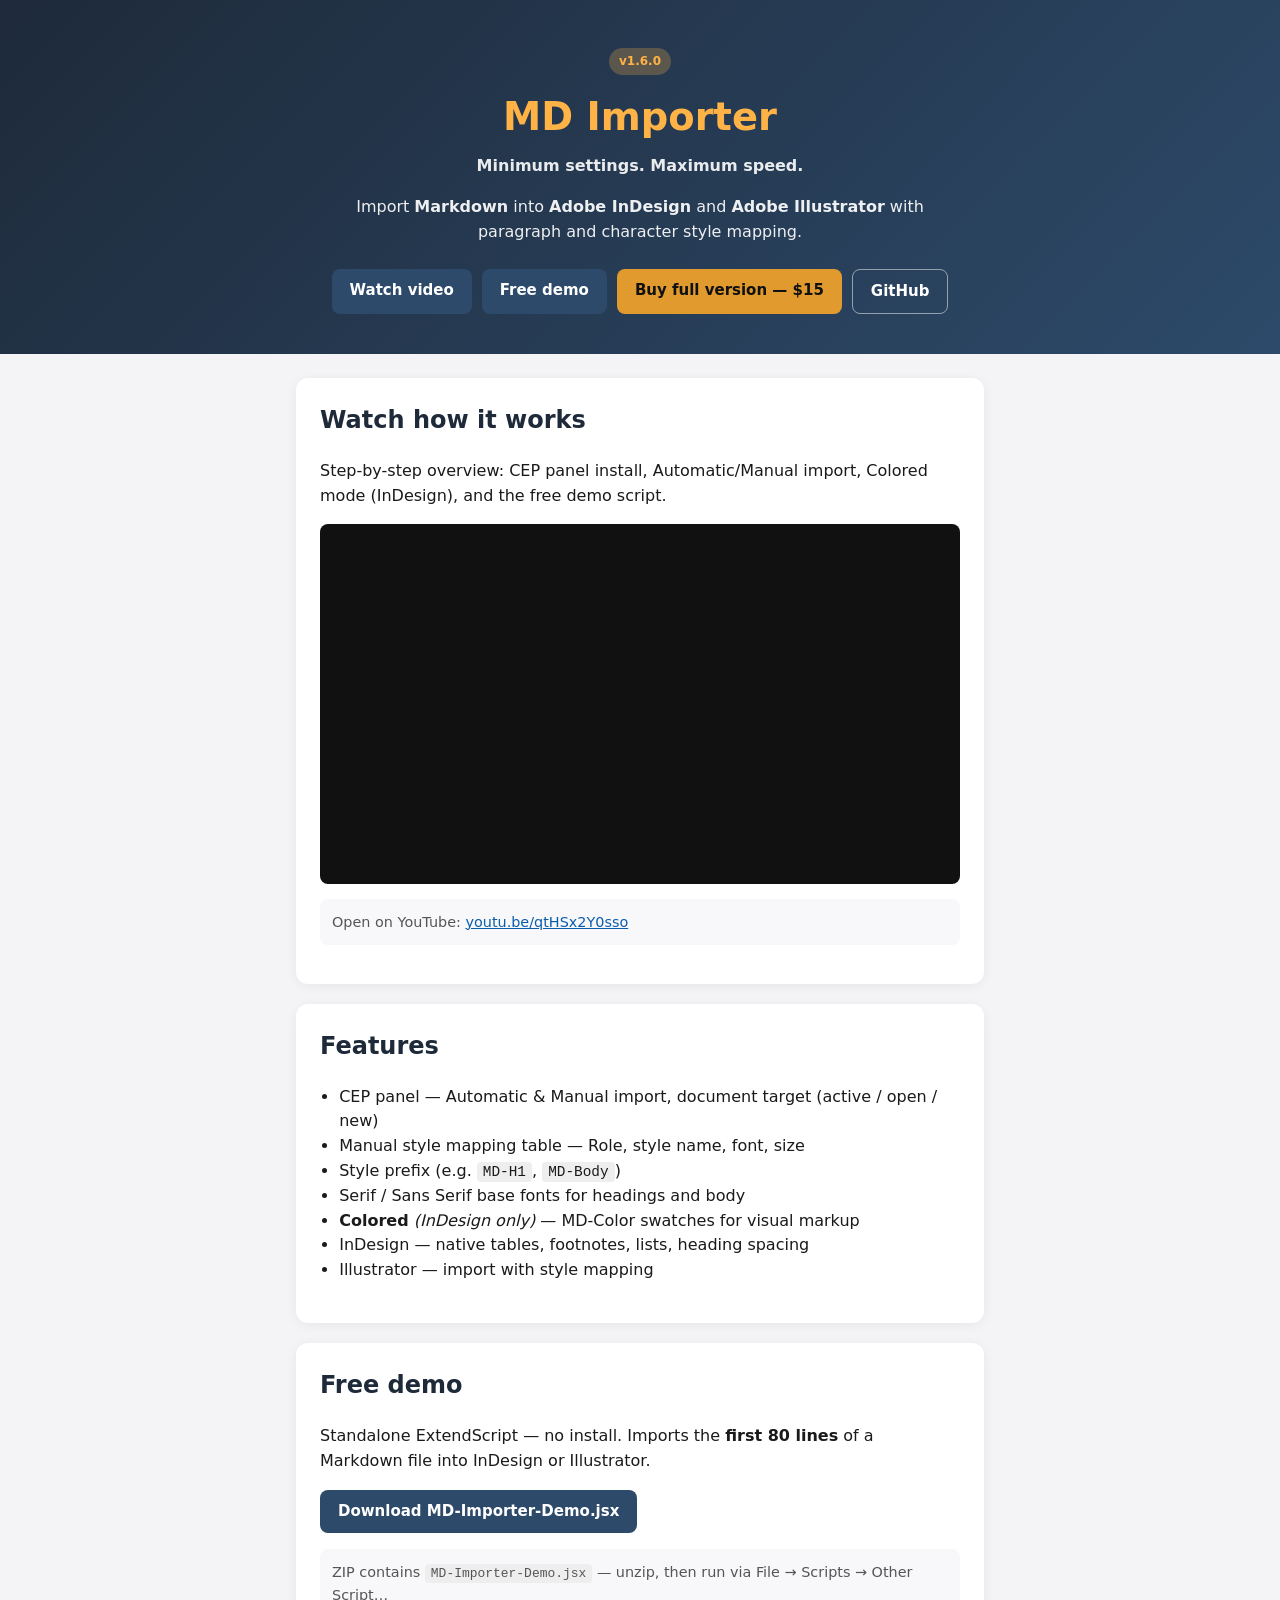
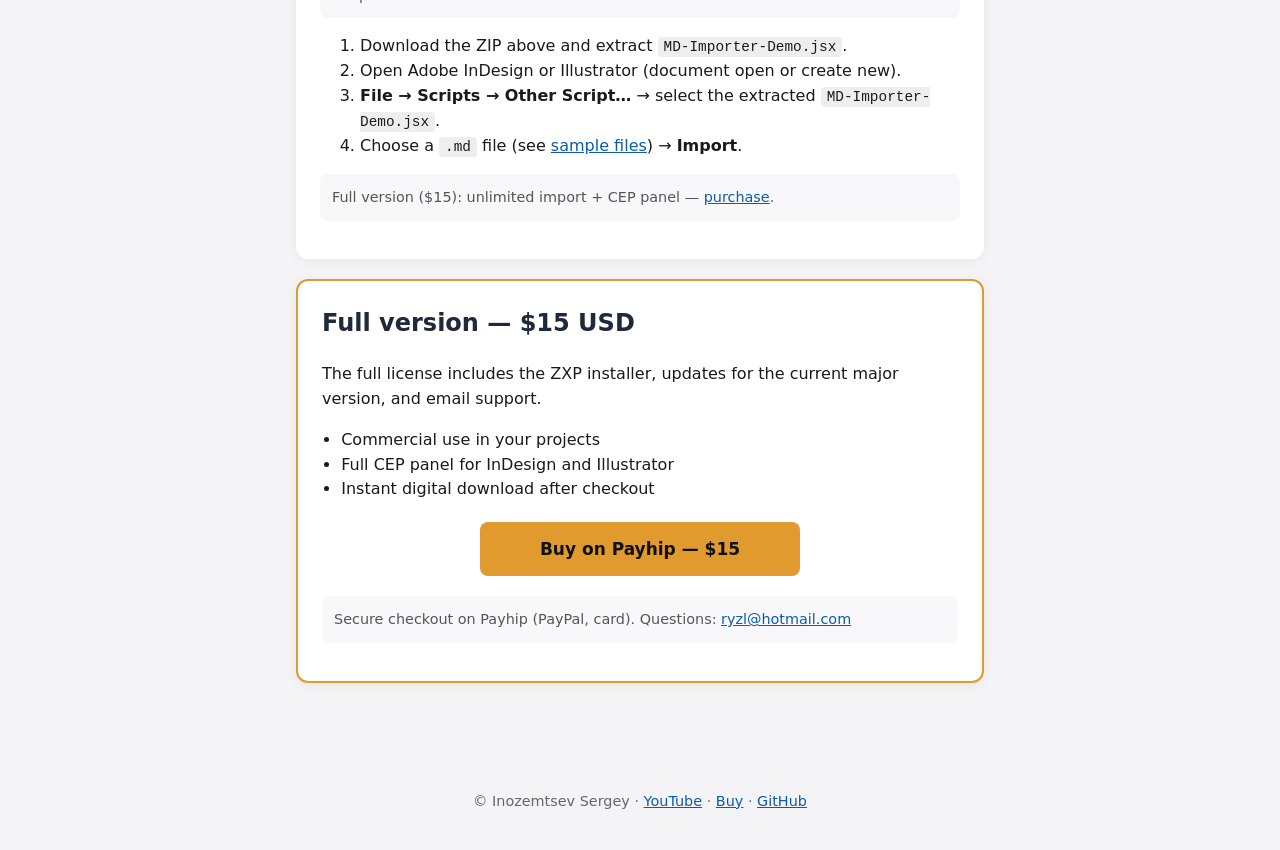
<file: docs/index.html>
﻿<!DOCTYPE html>
<html lang="en">
<head>
  <meta charset="utf-8">
  <meta name="viewport" content="width=device-width, initial-scale=1">
  <title>MD Importer — Markdown for InDesign &amp; Illustrator</title>
  <meta name="description" content="Import Markdown into Adobe InDesign and Illustrator with style mapping. Watch the video demo. Free script demo. Full version $15.">
  <link rel="stylesheet" href="style.css">
</head>
<body>
  <header class="hero">
    <p class="badge">v1.6.0</p>
    <h1>MD Importer</h1>
    <p class="tagline">Minimum settings. Maximum speed.</p>
    <p class="lead">Import <strong>Markdown</strong> into <strong>Adobe InDesign</strong> and <strong>Adobe Illustrator</strong> with paragraph and character style mapping.</p>
    <nav class="hero-nav">
      <a class="btn secondary" href="#video">Watch video</a>
      <a class="btn secondary" href="#demo">Free demo</a>
      <a class="btn primary" href="#buy">Buy full version — $15</a>
      <a class="btn ghost" href="https://github.com/SergeyNT2006/md-importer-for-adobe">GitHub</a>
    </nav>
  </header>

  <main>
    <section class="card" id="video">
      <h2>Watch how it works</h2>
      <p>Step-by-step overview: CEP panel install, Automatic/Manual import, Colored mode (InDesign), and the free demo script.</p>
      <div class="video-wrap">
        <iframe src="https://www.youtube.com/embed/qtHSx2Y0sso"
          title="MD Importer — product overview"
          allow="accelerometer; autoplay; clipboard-write; encrypted-media; gyroscope; picture-in-picture; web-share"
          allowfullscreen loading="lazy"></iframe>
      </div>
      <p class="note">Open on YouTube: <a href="https://youtu.be/qtHSx2Y0sso">youtu.be/qtHSx2Y0sso</a></p>
    </section>

    <section class="card" id="features">
      <h2>Features</h2>
      <ul>
        <li>CEP panel — Automatic &amp; Manual import, document target (active / open / new)</li>
        <li>Manual style mapping table — Role, style name, font, size</li>
        <li>Style prefix (e.g. <code>MD-H1</code>, <code>MD-Body</code>)</li>
        <li>Serif / Sans Serif base fonts for headings and body</li>
        <li><strong>Colored</strong> <em>(InDesign only)</em> — MD-Color swatches for visual markup</li>
        <li>InDesign — native tables, footnotes, lists, heading spacing</li>
        <li>Illustrator — import with style mapping</li>
      </ul>
    </section>

    <section class="card" id="demo">
      <h2>Free demo</h2>
      <p>Standalone ExtendScript — no install. Imports the <strong>first 80 lines</strong> of a Markdown file into InDesign or Illustrator.</p>
      <p>
        <a class="btn secondary" href="demo/MD-Importer-Demo.zip">Download MD-Importer-Demo.jsx</a>
      </p>
      <p class="note">ZIP contains <code>MD-Importer-Demo.jsx</code> — unzip, then run via File → Scripts → Other Script…</p>
      <ol>
        <li>Download the ZIP above and extract <code>MD-Importer-Demo.jsx</code>.</li>
        <li>Open Adobe InDesign or Illustrator (document open or create new).</li>
        <li><strong>File → Scripts → Other Script…</strong> → select the extracted <code>MD-Importer-Demo.jsx</code>.</li>
        <li>Choose a <code>.md</code> file (see <a href="https://github.com/SergeyNT2006/md-importer-for-adobe/tree/main/samples">sample files</a>) → <strong>Import</strong>.</li>
      </ol>
      <p class="note">Full version ($15): unlimited import + CEP panel — <a href="#buy">purchase</a>.</p>
    </section>

    <section class="card highlight" id="buy">
      <h2>Full version — $15 USD</h2>
      <p>The full license includes the ZXP installer, updates for the current major version, and email support.</p>
      <ul>
        <li>Commercial use in your projects</li>
        <li>Full CEP panel for InDesign and Illustrator</li>
        <li>Instant digital download after checkout</li>
      </ul>

      <p class="buy-actions">
        <a class="btn primary large" href="https://payhip.com/b/mwhab">Buy on Payhip — $15</a>
      </p>

      <p class="note">Secure checkout on Payhip (PayPal, card). Questions: <a href="mailto:ryzl@hotmail.com">ryzl@hotmail.com</a></p>
    </section>
  </main>

  <footer>
    <p>© Inozemtsev Sergey ·
      <a href="https://youtu.be/qtHSx2Y0sso">YouTube</a> ·
      <a href="https://payhip.com/b/mwhab">Buy</a> ·
      <a href="https://github.com/SergeyNT2006/md-importer-for-adobe">GitHub</a></p>
  </footer>
</body>
</html>
</file>
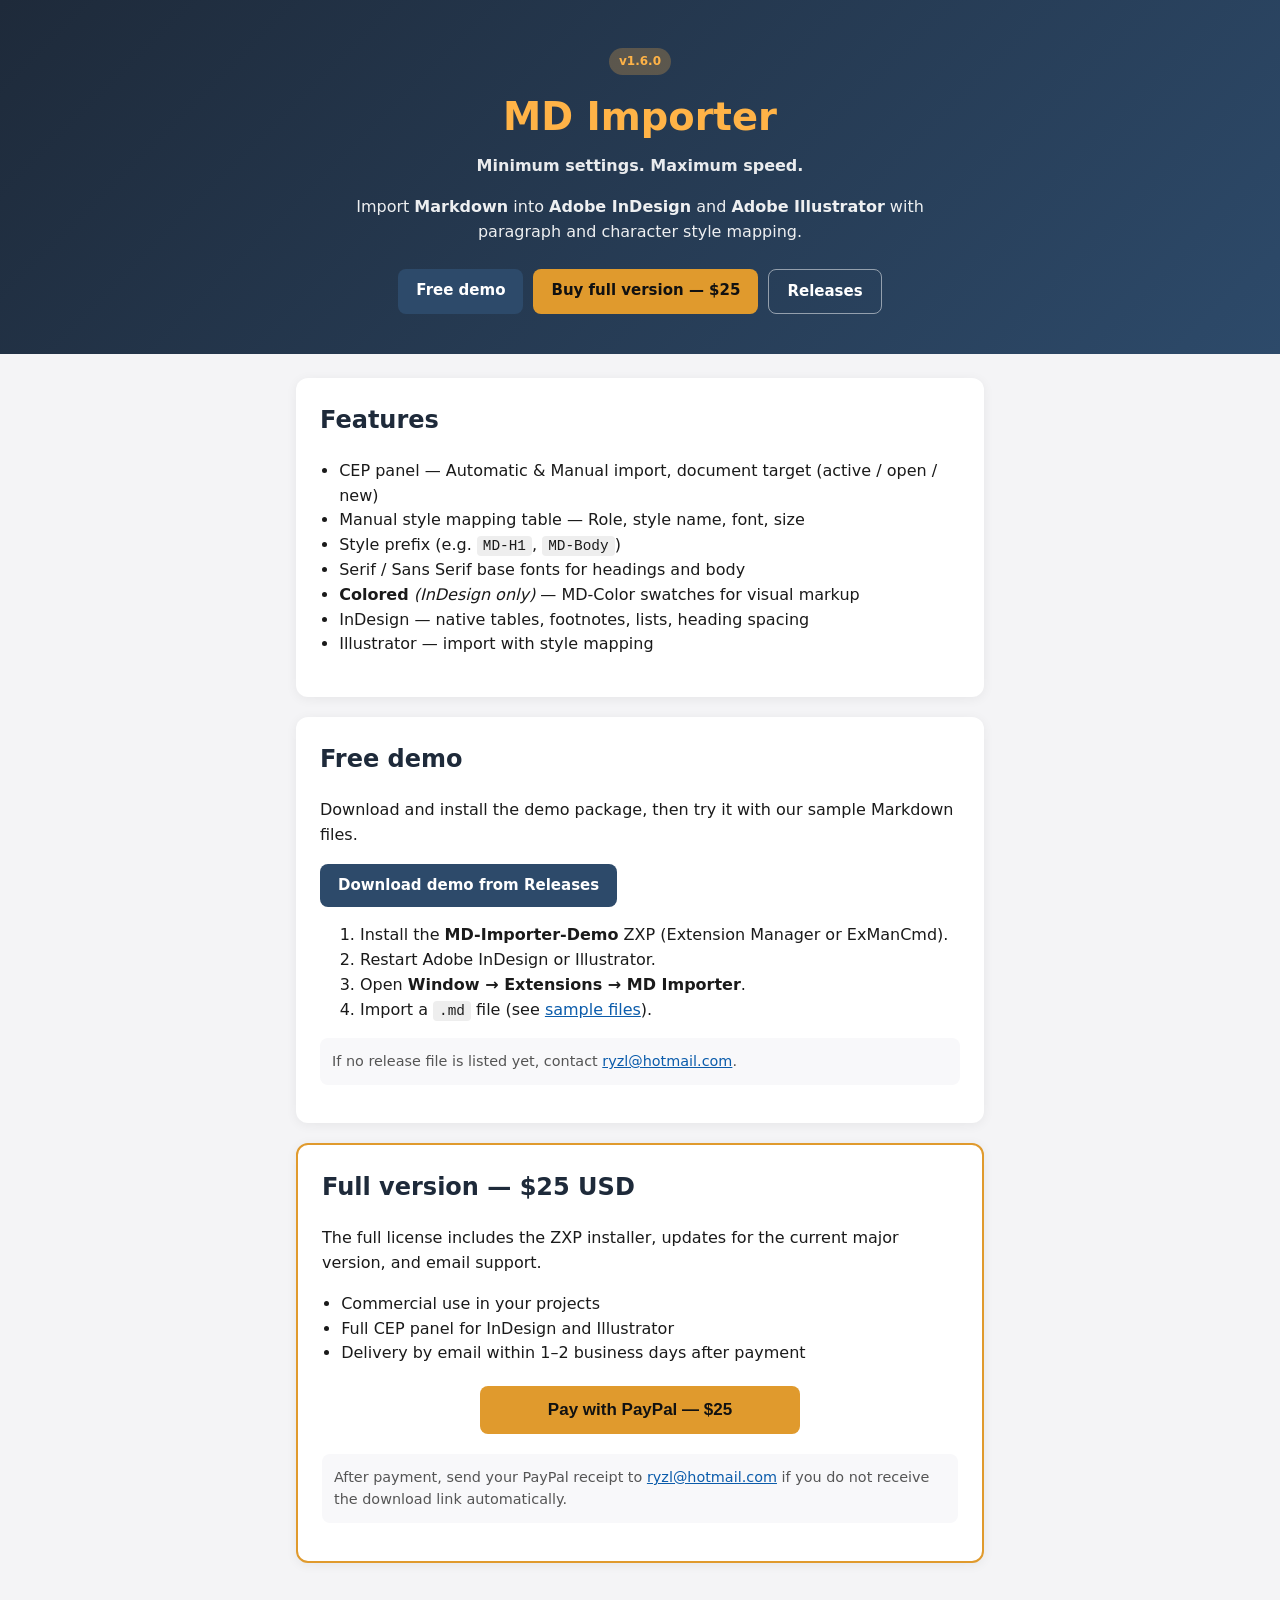
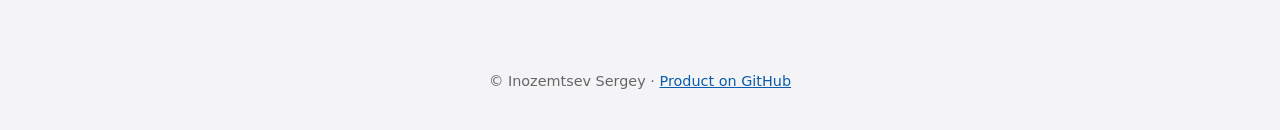
<file: storefront/index.html>
<!DOCTYPE html>
<html lang="en">
<head>
  <meta charset="utf-8">
  <meta name="viewport" content="width=device-width, initial-scale=1">
  <title>MD Importer — Markdown for InDesign &amp; Illustrator</title>
  <meta name="description" content="Import Markdown into Adobe InDesign and Illustrator with style mapping. Free demo. Full version $25.">
  <link rel="stylesheet" href="style.css">
</head>
<body>
  <header class="hero">
    <p class="badge">v1.6.0</p>
    <h1>MD Importer</h1>
    <p class="tagline">Minimum settings. Maximum speed.</p>
    <p class="lead">Import <strong>Markdown</strong> into <strong>Adobe InDesign</strong> and <strong>Adobe Illustrator</strong> with paragraph and character style mapping.</p>
    <nav class="hero-nav">
      <a class="btn secondary" href="#demo">Free demo</a>
      <a class="btn primary" href="#buy">Buy full version — $25</a>
      <a class="btn ghost" href="https://github.com/SergeyNT2006/md-importer-for-adobe/releases">Releases</a>
    </nav>
  </header>

  <main>
    <section class="card" id="features">
      <h2>Features</h2>
      <ul>
        <li>CEP panel — Automatic &amp; Manual import, document target (active / open / new)</li>
        <li>Manual style mapping table — Role, style name, font, size</li>
        <li>Style prefix (e.g. <code>MD-H1</code>, <code>MD-Body</code>)</li>
        <li>Serif / Sans Serif base fonts for headings and body</li>
        <li><strong>Colored</strong> <em>(InDesign only)</em> — MD-Color swatches for visual markup</li>
        <li>InDesign — native tables, footnotes, lists, heading spacing</li>
        <li>Illustrator — import with style mapping</li>
      </ul>
    </section>

    <section class="card" id="demo">
      <h2>Free demo</h2>
      <p>Download and install the demo package, then try it with our sample Markdown files.</p>
      <p><a class="btn secondary" href="https://github.com/SergeyNT2006/md-importer-for-adobe/releases">Download demo from Releases</a></p>
      <ol>
        <li>Install the <strong>MD-Importer-Demo</strong> ZXP (Extension Manager or ExManCmd).</li>
        <li>Restart Adobe InDesign or Illustrator.</li>
        <li>Open <strong>Window → Extensions → MD Importer</strong>.</li>
        <li>Import a <code>.md</code> file (see <a href="https://github.com/SergeyNT2006/md-importer-for-adobe/tree/main/samples">sample files</a>).</li>
      </ol>
      <p class="note">If no release file is listed yet, contact <a href="mailto:ryzl@hotmail.com">ryzl@hotmail.com</a>.</p>
    </section>

    <section class="card highlight" id="buy">
      <h2>Full version — $25 USD</h2>
      <p>The full license includes the ZXP installer, updates for the current major version, and email support.</p>
      <ul>
        <li>Commercial use in your projects</li>
        <li>Full CEP panel for InDesign and Illustrator</li>
        <li>Delivery by email within 1–2 business days after payment</li>
      </ul>

      <form class="paypal-form" action="https://www.paypal.com/cgi-bin/webscr" method="post" target="_top">
        <input type="hidden" name="cmd" value="_xclick">
        <input type="hidden" name="business" value="lgphonemar24@gmail.com">
        <input type="hidden" name="item_name" value="MD Importer Full License (InDesign + Illustrator)">
        <input type="hidden" name="amount" value="25.00">
        <input type="hidden" name="currency_code" value="USD">
        <input type="hidden" name="no_shipping" value="1">
        <input type="hidden" name="return" value="https://sergeynt2006.github.io/md-importer-for-adobe/thanks.html">
        <input type="hidden" name="cancel_return" value="https://sergeynt2006.github.io/md-importer-for-adobe/">
        <button type="submit" class="btn primary large">Pay with PayPal — $25</button>
      </form>

      <p class="note">After payment, send your PayPal receipt to <a href="mailto:ryzl@hotmail.com">ryzl@hotmail.com</a> if you do not receive the download link automatically.</p>
    </section>
  </main>

  <footer>
    <p>© Inozemtsev Sergey · <a href="https://github.com/SergeyNT2006/md-importer-for-adobe">Product on GitHub</a></p>
  </footer>
</body>
</html>
</file>
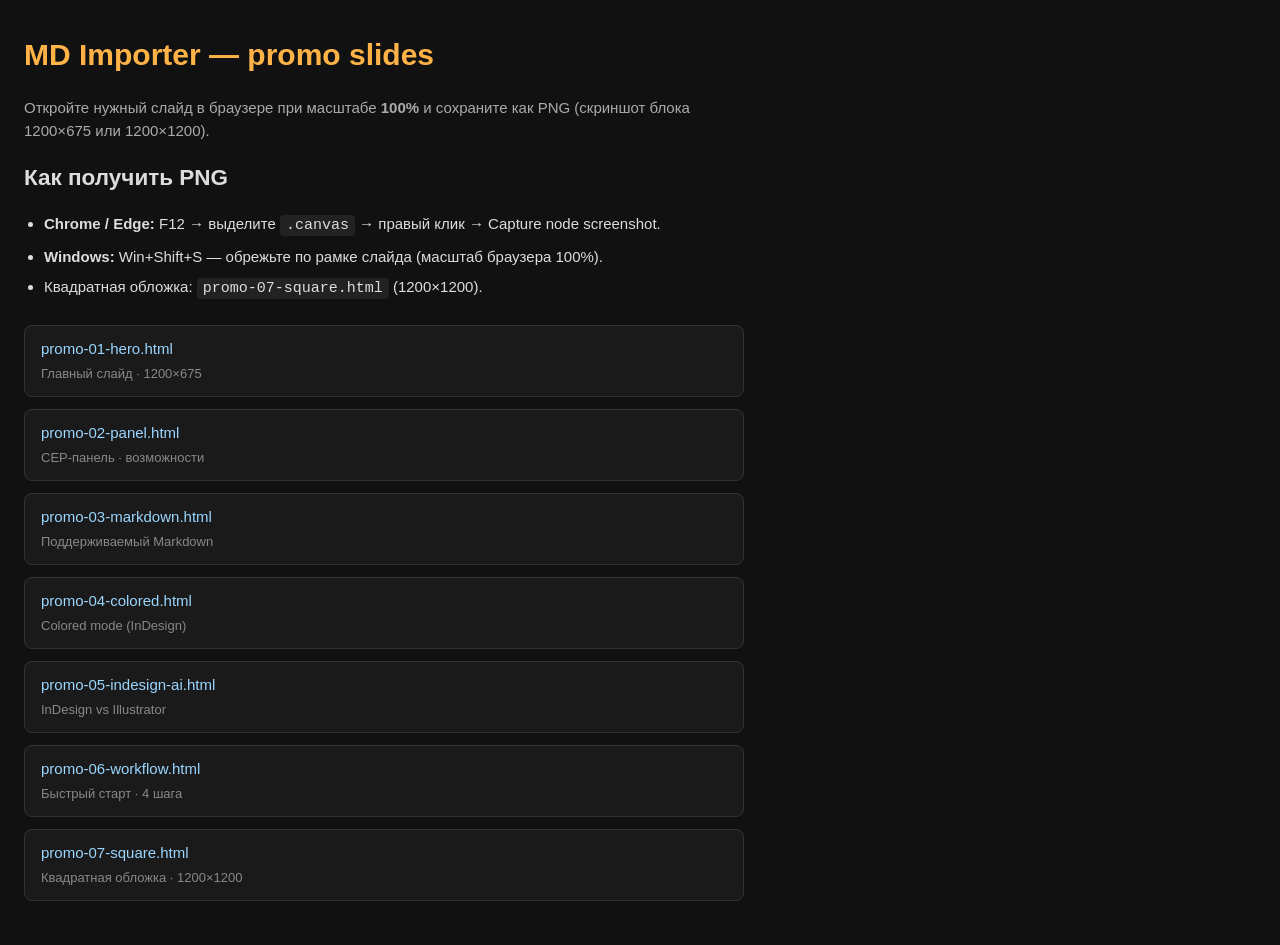
<file: release/payhip/promo/index.html>
<!doctype html>
<html lang="ru">
<head>
  <meta charset="utf-8">
  <meta name="viewport" content="width=device-width, initial-scale=1">
  <title>MD Importer — Promo slides</title>
  <style>
    * { box-sizing: border-box; }
    body {
      margin: 0;
      padding: 32px 24px 48px;
      font: 15px/1.5 "Segoe UI", sans-serif;
      background: #111;
      color: #ddd;
    }
    h1 { color: #ffb347; margin-top: 0; }
    p { max-width: 720px; color: #aaa; }
    ul { padding-left: 20px; }
    li { margin-bottom: 8px; }
    a { color: #9ad6ff; }
    code { background: #222; padding: 2px 6px; border-radius: 4px; }
    .slides { display: grid; gap: 12px; max-width: 720px; margin-top: 24px; }
    .slides a {
      display: block;
      padding: 12px 16px;
      border: 1px solid #333;
      border-radius: 8px;
      background: #1a1a1a;
      text-decoration: none;
    }
    .slides a:hover { border-color: #e09a2d; }
    .slides span { display: block; font-size: 13px; color: #888; margin-top: 4px; }
  </style>
</head>
<body>
  <h1>MD Importer — promo slides</h1>
  <p>Откройте нужный слайд в браузере при масштабе <strong>100%</strong> и сохраните как PNG (скриншот блока 1200×675 или 1200×1200).</p>

  <h2>Как получить PNG</h2>
  <ul>
    <li><strong>Chrome / Edge:</strong> F12 → выделите <code>.canvas</code> → правый клик → Capture node screenshot.</li>
    <li><strong>Windows:</strong> Win+Shift+S — обрежьте по рамке слайда (масштаб браузера 100%).</li>
    <li>Квадратная обложка: <code>promo-07-square.html</code> (1200×1200).</li>
  </ul>

  <div class="slides">
    <a href="promo-01-hero.html">promo-01-hero.html<span>Главный слайд · 1200×675</span></a>
    <a href="promo-02-panel.html">promo-02-panel.html<span>CEP-панель · возможности</span></a>
    <a href="promo-03-markdown.html">promo-03-markdown.html<span>Поддерживаемый Markdown</span></a>
    <a href="promo-04-colored.html">promo-04-colored.html<span>Colored mode (InDesign)</span></a>
    <a href="promo-05-indesign-ai.html">promo-05-indesign-ai.html<span>InDesign vs Illustrator</span></a>
    <a href="promo-06-workflow.html">promo-06-workflow.html<span>Быстрый старт · 4 шага</span></a>
    <a href="promo-07-square.html">promo-07-square.html<span>Квадратная обложка · 1200×1200</span></a>
  </div>
</body>
</html>
</file>
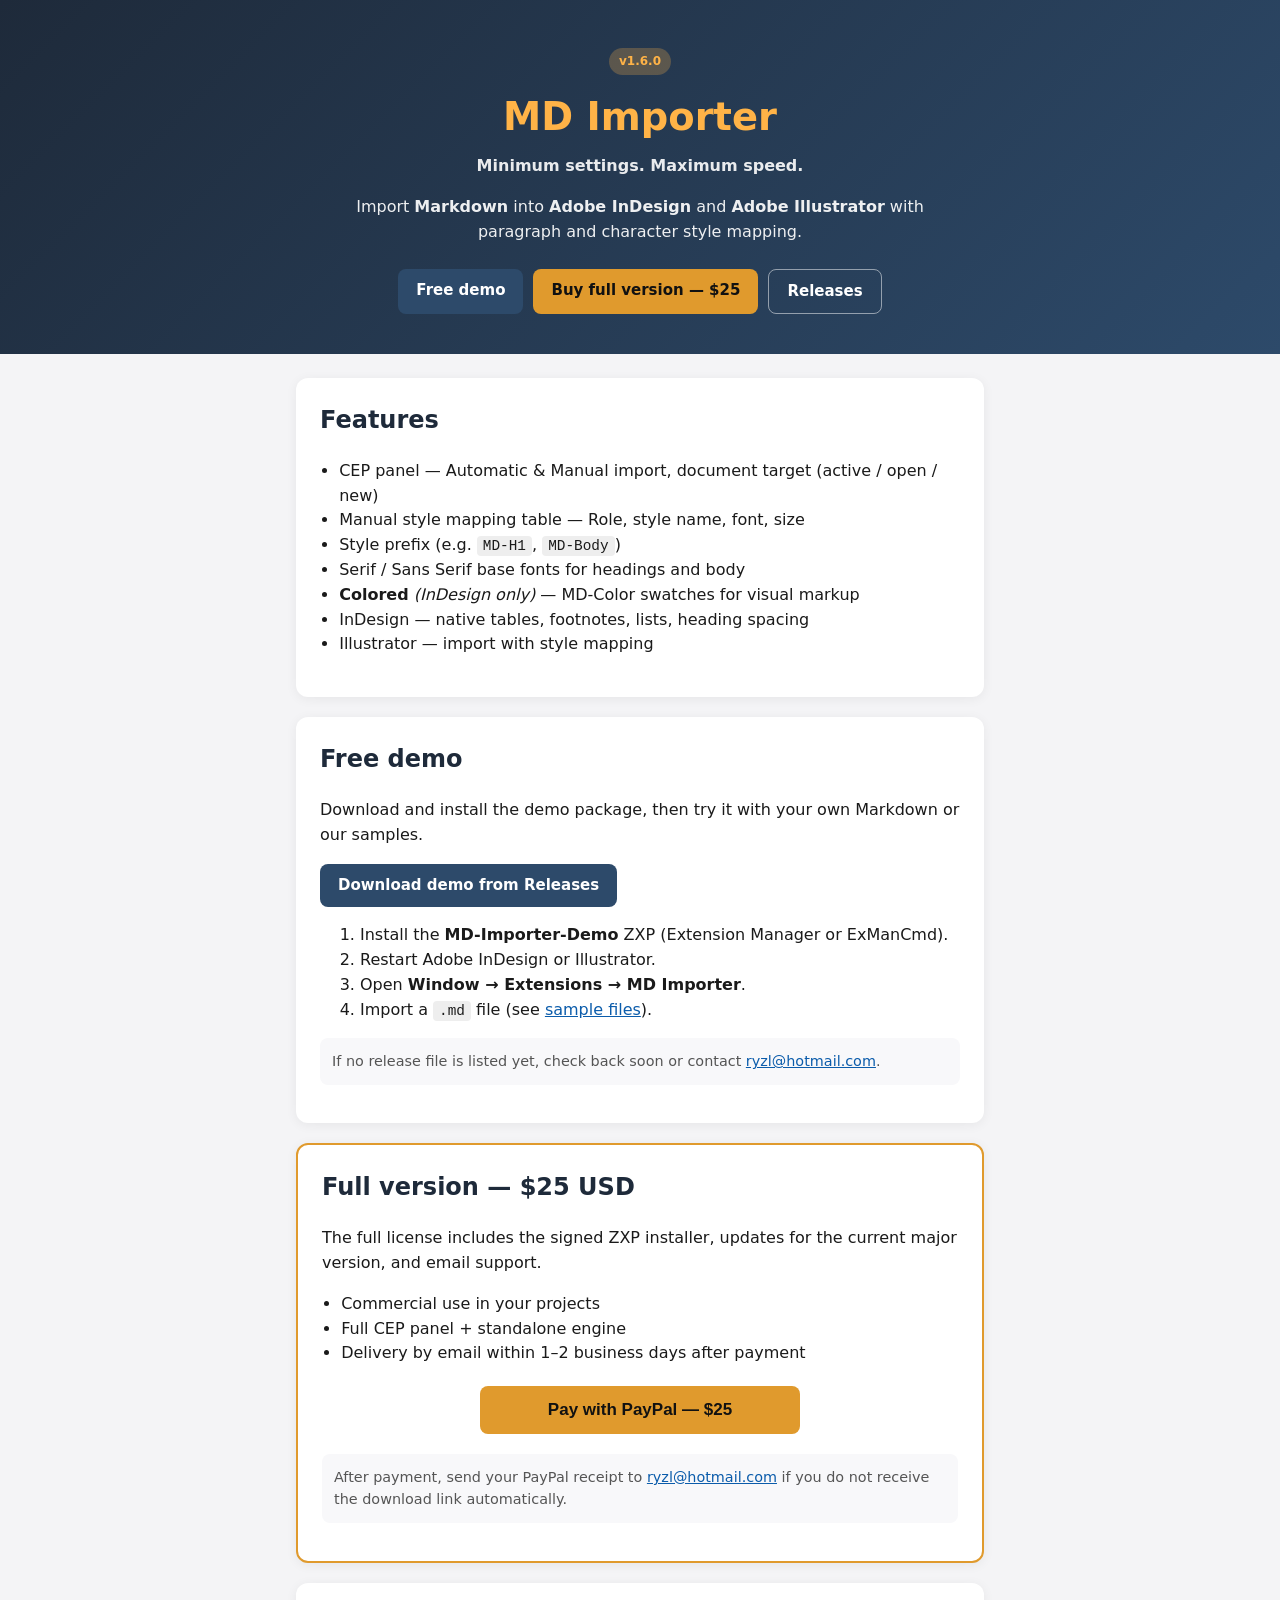
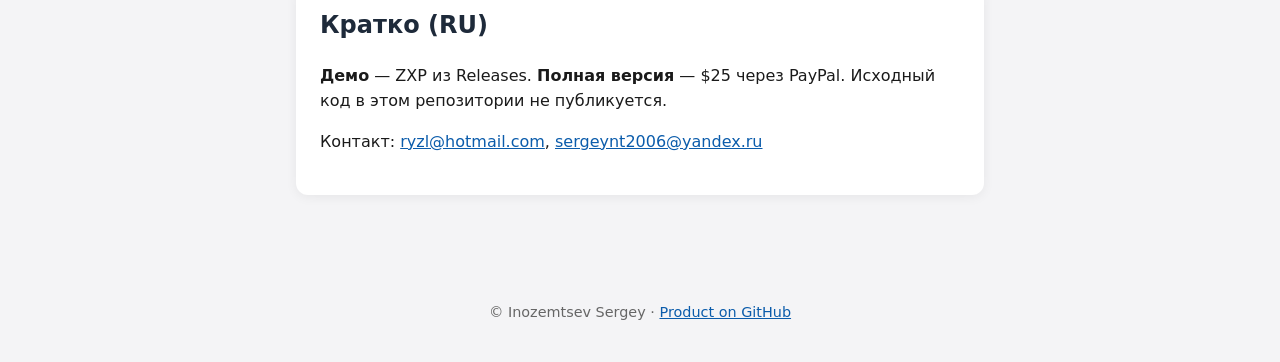
<file: home.html>
<!DOCTYPE html>
<html lang="en">
<head>
  <meta charset="utf-8">
  <meta name="viewport" content="width=device-width, initial-scale=1">
  <title>MD Importer — Markdown for InDesign &amp; Illustrator</title>
  <meta name="description" content="Import Markdown into Adobe InDesign and Illustrator with style mapping. Free demo. Full version $25.">
  <link rel="stylesheet" href="style.css">
</head>
<body>
  <header class="hero">
    <p class="badge">v1.6.0</p>
    <h1>MD Importer</h1>
    <p class="tagline">Minimum settings. Maximum speed.</p>
    <p class="lead">Import <strong>Markdown</strong> into <strong>Adobe InDesign</strong> and <strong>Adobe Illustrator</strong> with paragraph and character style mapping.</p>
    <nav class="hero-nav">
      <a class="btn secondary" href="#demo">Free demo</a>
      <a class="btn primary" href="#buy">Buy full version — $25</a>
      <a class="btn ghost" href="https://github.com/SergeyNT2006/md-importer-for-adobe/releases">Releases</a>
    </nav>
  </header>

  <main>
    <section class="card" id="features">
      <h2>Features</h2>
      <ul>
        <li>CEP panel — Automatic &amp; Manual import, document target (active / open / new)</li>
        <li>Manual style mapping table — Role, style name, font, size</li>
        <li>Style prefix (e.g. <code>MD-H1</code>, <code>MD-Body</code>)</li>
        <li>Serif / Sans Serif base fonts for headings and body</li>
        <li><strong>Colored</strong> <em>(InDesign only)</em> — MD-Color swatches for visual markup</li>
        <li>InDesign — native tables, footnotes, lists, heading spacing</li>
        <li>Illustrator — import with style mapping</li>
      </ul>
    </section>

    <section class="card" id="demo">
      <h2>Free demo</h2>
      <p>Download and install the demo package, then try it with your own Markdown or our samples.</p>
      <p><a class="btn secondary" href="https://github.com/SergeyNT2006/md-importer-for-adobe/releases">Download demo from Releases</a></p>
      <ol>
        <li>Install the <strong>MD-Importer-Demo</strong> ZXP (Extension Manager or ExManCmd).</li>
        <li>Restart Adobe InDesign or Illustrator.</li>
        <li>Open <strong>Window → Extensions → MD Importer</strong>.</li>
        <li>Import a <code>.md</code> file (see <a href="https://github.com/SergeyNT2006/md-importer-for-adobe/tree/main/samples">sample files</a>).</li>
      </ol>
      <p class="note">If no release file is listed yet, check back soon or contact <a href="mailto:ryzl@hotmail.com">ryzl@hotmail.com</a>.</p>
    </section>

    <section class="card highlight" id="buy">
      <h2>Full version — $25 USD</h2>
      <p>The full license includes the signed ZXP installer, updates for the current major version, and email support.</p>
      <ul>
        <li>Commercial use in your projects</li>
        <li>Full CEP panel + standalone engine</li>
        <li>Delivery by email within 1–2 business days after payment</li>
      </ul>

      <form class="paypal-form" action="https://www.paypal.com/cgi-bin/webscr" method="post" target="_top">
        <input type="hidden" name="cmd" value="_xclick">
        <input type="hidden" name="business" value="lgphonemar24@gmail.com">
        <input type="hidden" name="item_name" value="MD Importer Full License (InDesign + Illustrator)">
        <input type="hidden" name="amount" value="25.00">
        <input type="hidden" name="currency_code" value="USD">
        <input type="hidden" name="no_shipping" value="1">
        <input type="hidden" name="return" value="https://sergeynt2006.github.io/md-importer-for-adobe/thanks.html">
        <input type="hidden" name="cancel_return" value="https://sergeynt2006.github.io/md-importer-for-adobe/home.html">
        <button type="submit" class="btn primary large">Pay with PayPal — $25</button>
      </form>

      <p class="note">After payment, send your PayPal receipt to <a href="mailto:ryzl@hotmail.com">ryzl@hotmail.com</a> if you do not receive the download link automatically.</p>
    </section>

    <section class="card" lang="ru">
      <h2>Кратко (RU)</h2>
      <p><strong>Демо</strong> — ZXP из Releases. <strong>Полная версия</strong> — $25 через PayPal. Исходный код в этом репозитории не публикуется.</p>
      <p>Контакт: <a href="mailto:ryzl@hotmail.com">ryzl@hotmail.com</a>, <a href="mailto:sergeynt2006@yandex.ru">sergeynt2006@yandex.ru</a></p>
    </section>
  </main>

  <footer>
    <p>© Inozemtsev Sergey · <a href="https://github.com/SergeyNT2006/md-importer-for-adobe">Product on GitHub</a></p>
  </footer>
</body>
</html>
</file>
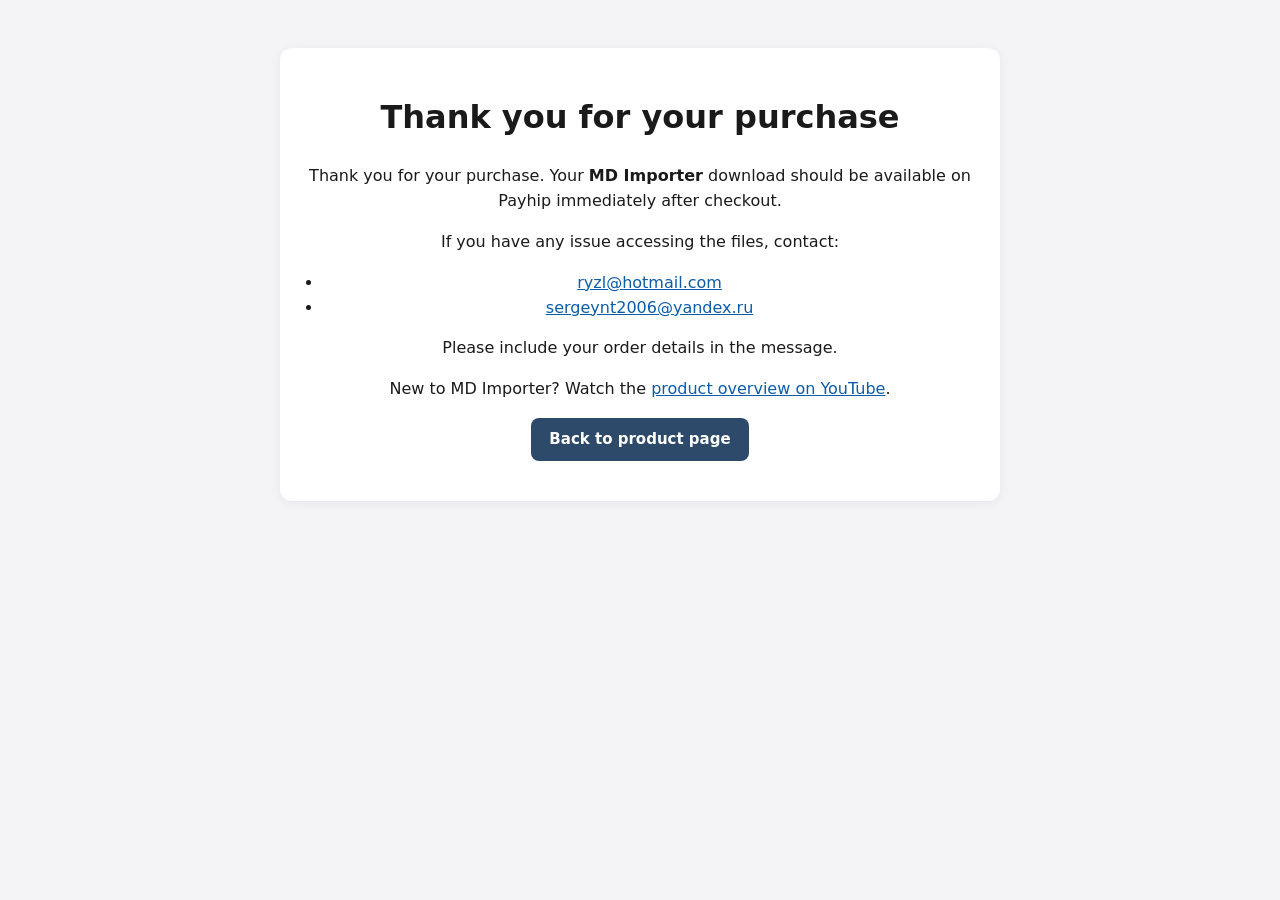
<file: docs/thanks.html>
<!DOCTYPE html>
<html lang="en">
<head>
  <meta charset="utf-8">
  <meta name="viewport" content="width=device-width, initial-scale=1">
  <title>Thank you — MD Importer</title>
  <link rel="stylesheet" href="style.css">
</head>
<body>
  <main class="card thanks">
    <h1>Thank you for your purchase</h1>
    <p>Thank you for your purchase. Your <strong>MD Importer</strong> download should be available on Payhip immediately after checkout.</p>
    <p>If you have any issue accessing the files, contact:</p>
    <ul>
      <li><a href="mailto:ryzl@hotmail.com">ryzl@hotmail.com</a></li>
      <li><a href="mailto:sergeynt2006@yandex.ru">sergeynt2006@yandex.ru</a></li>
    </ul>
    <p>Please include your order details in the message.</p>
    <p>New to MD Importer? Watch the <a href="https://youtu.be/qtHSx2Y0sso">product overview on YouTube</a>.</p>
    <p><a class="btn secondary" href="index.html">Back to product page</a></p>
  </main>
</body>
</html>
</file>
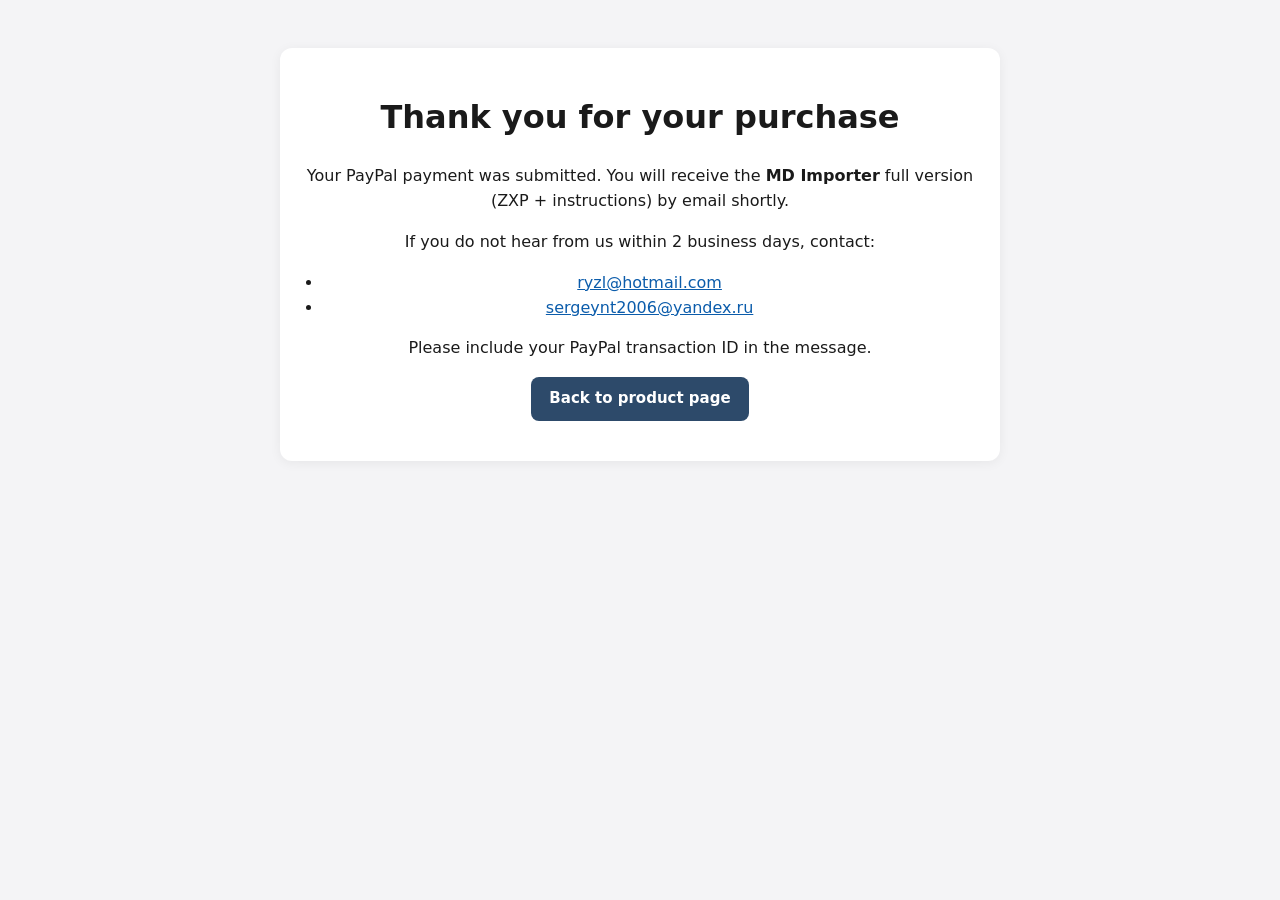
<file: storefront/thanks.html>
<!DOCTYPE html>
<html lang="en">
<head>
  <meta charset="utf-8">
  <meta name="viewport" content="width=device-width, initial-scale=1">
  <title>Thank you — MD Importer</title>
  <link rel="stylesheet" href="style.css">
</head>
<body>
  <main class="card thanks">
    <h1>Thank you for your purchase</h1>
    <p>Your PayPal payment was submitted. You will receive the <strong>MD Importer</strong> full version (ZXP + instructions) by email shortly.</p>
    <p>If you do not hear from us within 2 business days, contact:</p>
    <ul>
      <li><a href="mailto:ryzl@hotmail.com">ryzl@hotmail.com</a></li>
      <li><a href="mailto:sergeynt2006@yandex.ru">sergeynt2006@yandex.ru</a></li>
    </ul>
    <p>Please include your PayPal transaction ID in the message.</p>
    <p><a class="btn secondary" href="index.html">Back to product page</a></p>
  </main>
</body>
</html>
</file>
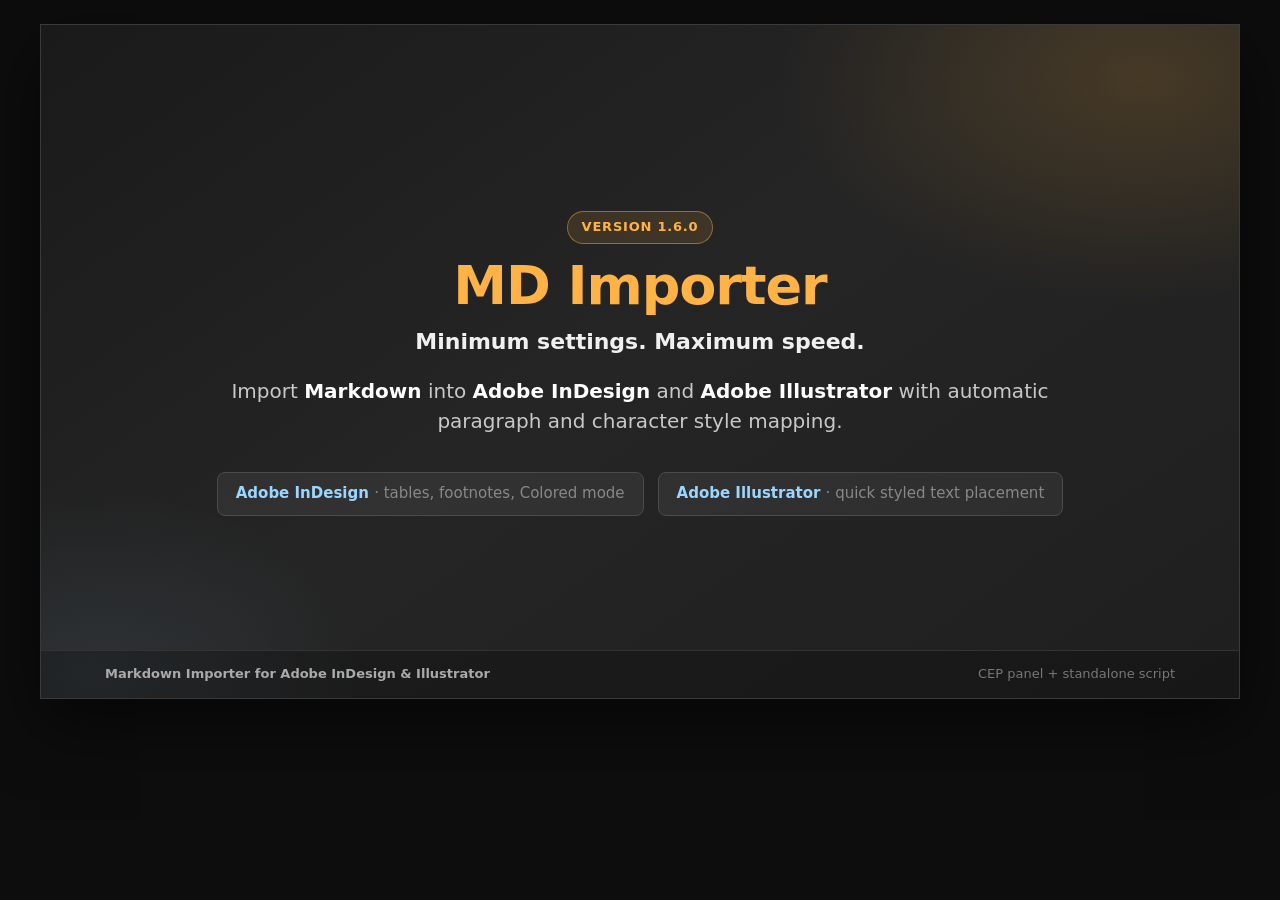
<file: release/payhip/promo/promo-01-hero.html>
<!doctype html>
<html lang="en">
<head>
  <meta charset="utf-8">
  <meta name="viewport" content="width=1200">
  <title>MD Importer — Hero</title>
  <link rel="stylesheet" href="promo-base.css">
</head>
<body>
  <div class="canvas">
    <div class="slide-inner center-hero">
      <p class="badge">Version 1.6.0</p>
      <h1>MD Importer</h1>
      <p class="tagline">Minimum settings. Maximum speed.</p>
      <p class="lead">
        Import <strong>Markdown</strong> into <strong>Adobe InDesign</strong> and
        <strong>Adobe Illustrator</strong> with automatic paragraph and character style mapping.
      </p>
      <div class="hosts">
        <div class="host-pill">Adobe InDesign <span>· tables, footnotes, Colored mode</span></div>
        <div class="host-pill">Adobe Illustrator <span>· quick styled text placement</span></div>
      </div>
    </div>
    <div class="footer-bar">
      <strong>Markdown Importer for Adobe InDesign &amp; Illustrator</strong>
      <span>CEP panel + standalone script</span>
    </div>
  </div>
</body>
</html>
</file>
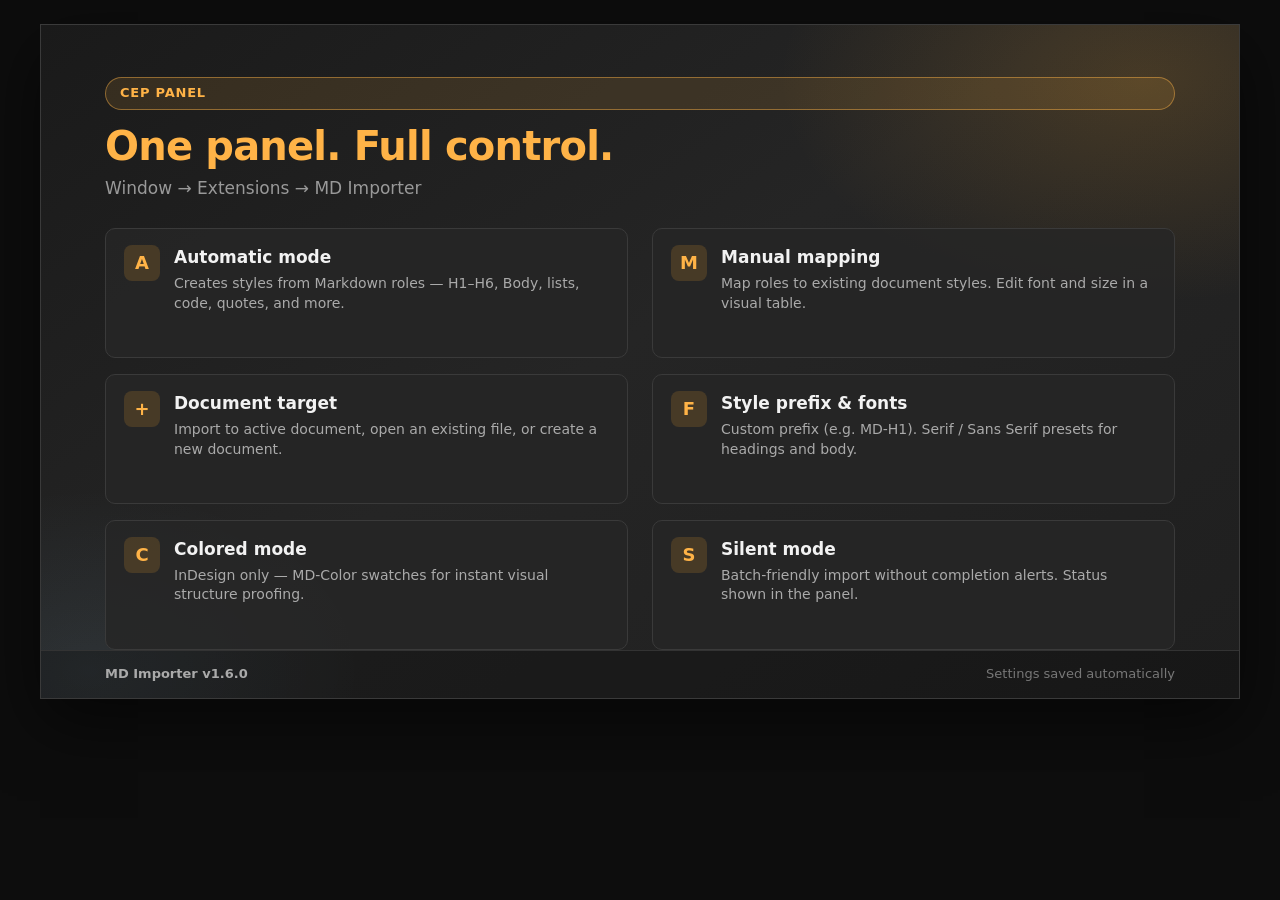
<file: release/payhip/promo/promo-02-panel.html>
<!doctype html>
<html lang="en">
<head>
  <meta charset="utf-8">
  <meta name="viewport" content="width=1200">
  <title>MD Importer — CEP Panel</title>
  <link rel="stylesheet" href="promo-base.css">
</head>
<body>
  <div class="canvas">
    <div class="slide-inner">
      <p class="badge">CEP Panel</p>
      <h2>One panel. Full control.</h2>
      <p class="subtitle">Window → Extensions → MD Importer</p>

      <div class="feature-grid">
        <div class="feature-item">
          <div class="feature-icon">A</div>
          <div>
            <h3>Automatic mode</h3>
            <p>Creates styles from Markdown roles — H1–H6, Body, lists, code, quotes, and more.</p>
          </div>
        </div>
        <div class="feature-item">
          <div class="feature-icon">M</div>
          <div>
            <h3>Manual mapping</h3>
            <p>Map roles to existing document styles. Edit font and size in a visual table.</p>
          </div>
        </div>
        <div class="feature-item">
          <div class="feature-icon">+</div>
          <div>
            <h3>Document target</h3>
            <p>Import to active document, open an existing file, or create a new document.</p>
          </div>
        </div>
        <div class="feature-item">
          <div class="feature-icon">F</div>
          <div>
            <h3>Style prefix &amp; fonts</h3>
            <p>Custom prefix (e.g. MD-H1). Serif / Sans Serif presets for headings and body.</p>
          </div>
        </div>
        <div class="feature-item">
          <div class="feature-icon">C</div>
          <div>
            <h3>Colored mode</h3>
            <p>InDesign only — MD-Color swatches for instant visual structure proofing.</p>
          </div>
        </div>
        <div class="feature-item">
          <div class="feature-icon">S</div>
          <div>
            <h3>Silent mode</h3>
            <p>Batch-friendly import without completion alerts. Status shown in the panel.</p>
          </div>
        </div>
      </div>
    </div>
    <div class="footer-bar">
      <strong>MD Importer v1.6.0</strong>
      <span>Settings saved automatically</span>
    </div>
  </div>
</body>
</html>
</file>
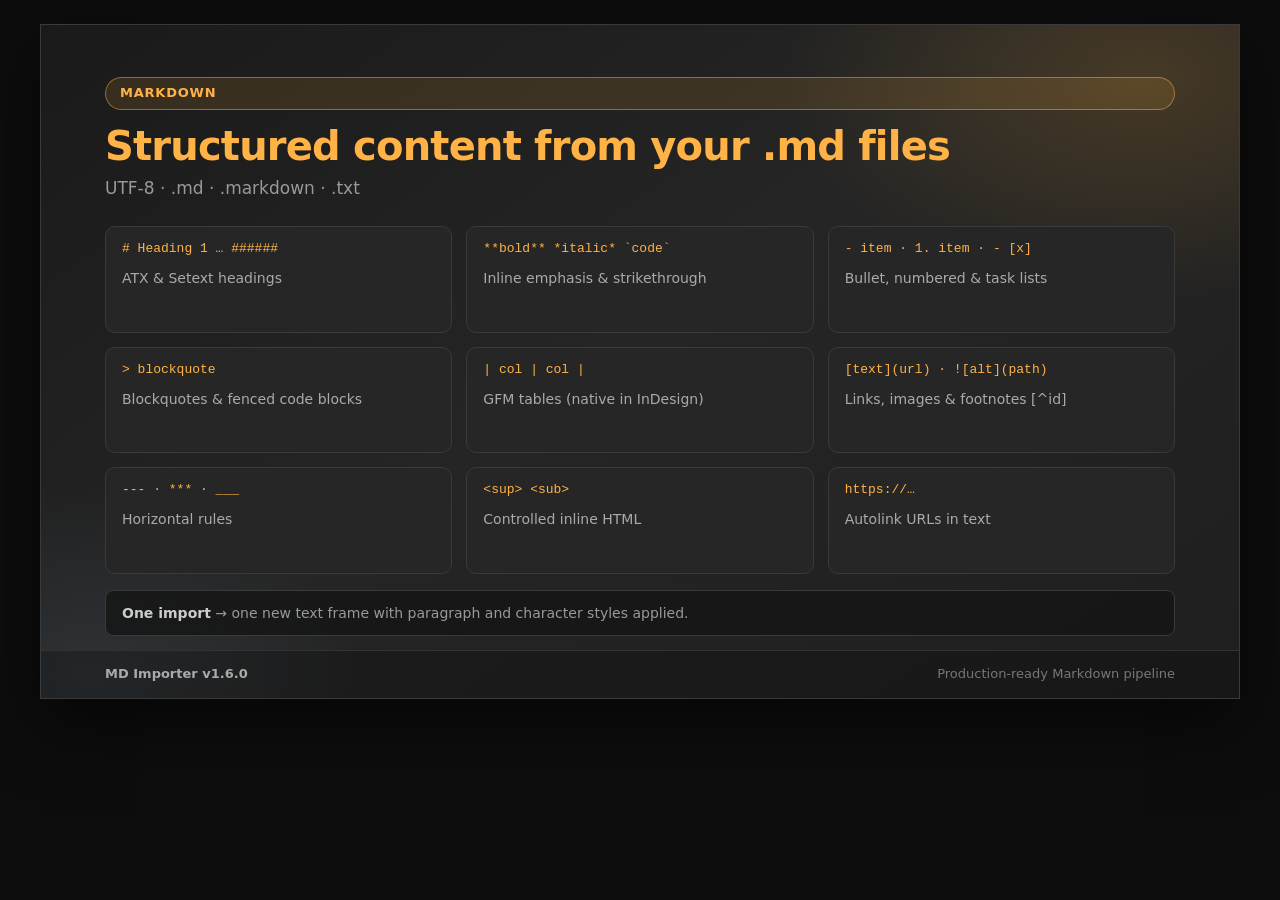
<file: release/payhip/promo/promo-03-markdown.html>
<!doctype html>
<html lang="en">
<head>
  <meta charset="utf-8">
  <meta name="viewport" content="width=1200">
  <title>MD Importer — Markdown Support</title>
  <link rel="stylesheet" href="promo-base.css">
</head>
<body>
  <div class="canvas">
    <div class="slide-inner">
      <p class="badge">Markdown</p>
      <h2>Structured content from your .md files</h2>
      <p class="subtitle">UTF-8 · .md · .markdown · .txt</p>

      <div class="md-grid">
        <div class="md-chip">
          <code># Heading 1 … ######</code>
          <span>ATX &amp; Setext headings</span>
        </div>
        <div class="md-chip">
          <code>**bold** *italic* `code`</code>
          <span>Inline emphasis &amp; strikethrough</span>
        </div>
        <div class="md-chip">
          <code>- item · 1. item · - [x]</code>
          <span>Bullet, numbered &amp; task lists</span>
        </div>
        <div class="md-chip">
          <code>&gt; blockquote</code>
          <span>Blockquotes &amp; fenced code blocks</span>
        </div>
        <div class="md-chip">
          <code>| col | col |</code>
          <span>GFM tables (native in InDesign)</span>
        </div>
        <div class="md-chip">
          <code>[text](url) · ![alt](path)</code>
          <span>Links, images &amp; footnotes [^id]</span>
        </div>
        <div class="md-chip">
          <code>--- · *** · ___</code>
          <span>Horizontal rules</span>
        </div>
        <div class="md-chip">
          <code>&lt;sup&gt; &lt;sub&gt;</code>
          <span>Controlled inline HTML</span>
        </div>
        <div class="md-chip">
          <code>https://…</code>
          <span>Autolink URLs in text</span>
        </div>
      </div>

      <p class="note"><strong>One import</strong> → one new text frame with paragraph and character styles applied.</p>
    </div>
    <div class="footer-bar">
      <strong>MD Importer v1.6.0</strong>
      <span>Production-ready Markdown pipeline</span>
    </div>
  </div>
</body>
</html>
</file>
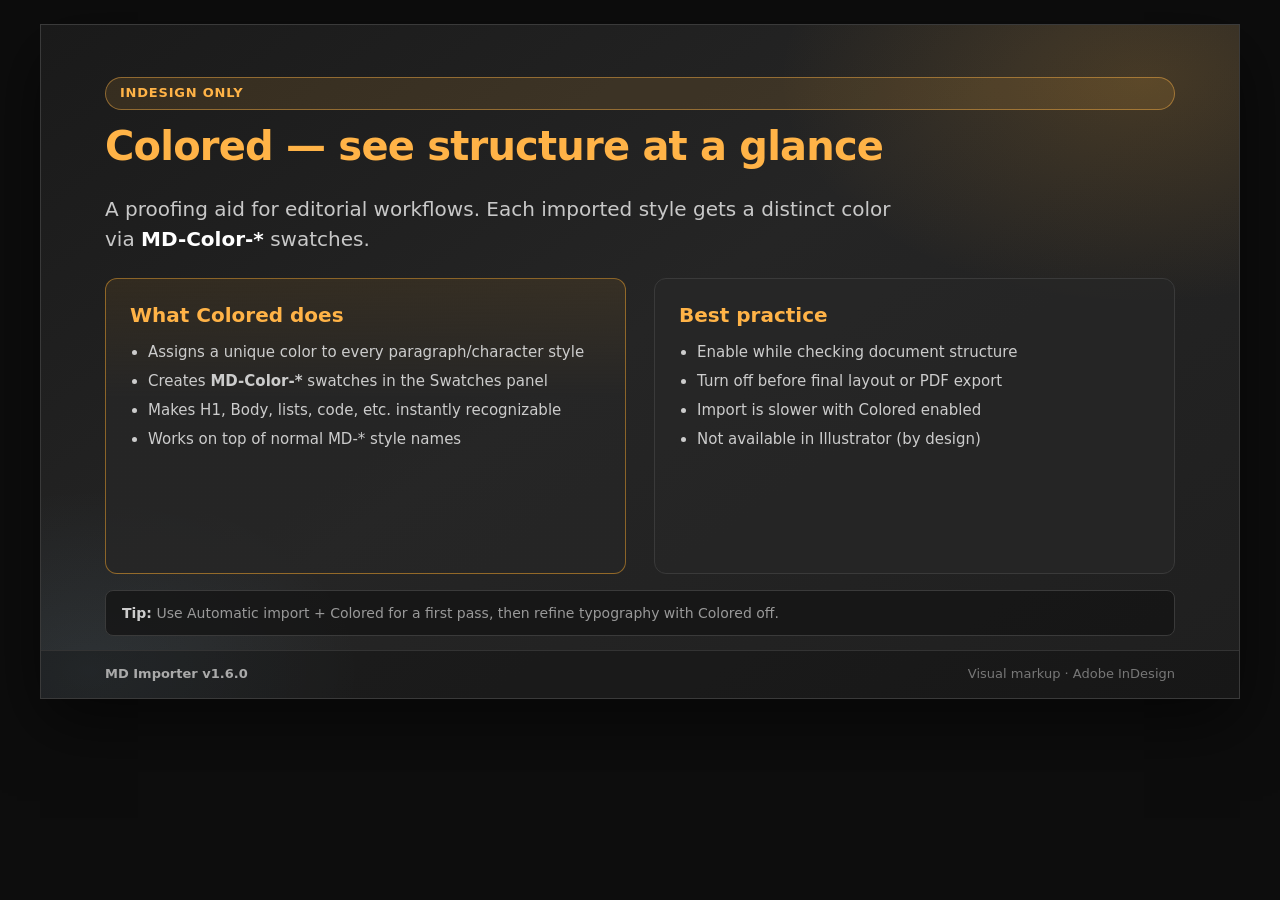
<file: release/payhip/promo/promo-04-colored.html>
<!doctype html>
<html lang="en">
<head>
  <meta charset="utf-8">
  <meta name="viewport" content="width=1200">
  <title>MD Importer — Colored Mode</title>
  <link rel="stylesheet" href="promo-base.css">
</head>
<body>
  <div class="canvas">
    <div class="slide-inner">
      <p class="badge">InDesign only</p>
      <h2>Colored — see structure at a glance</h2>
      <p class="lead">A proofing aid for editorial workflows. Each imported style gets a distinct color via <strong>MD-Color-*</strong> swatches.</p>

      <div class="two-col">
        <div class="col-card highlight">
          <h3>What Colored does</h3>
          <ul>
            <li>Assigns a unique color to every paragraph/character style</li>
            <li>Creates <strong>MD-Color-*</strong> swatches in the Swatches panel</li>
            <li>Makes H1, Body, lists, code, etc. instantly recognizable</li>
            <li>Works on top of normal MD-* style names</li>
          </ul>
        </div>
        <div class="col-card">
          <h3>Best practice</h3>
          <ul>
            <li>Enable while checking document structure</li>
            <li>Turn off before final layout or PDF export</li>
            <li>Import is slower with Colored enabled</li>
            <li>Not available in Illustrator (by design)</li>
          </ul>
        </div>
      </div>

      <p class="note"><strong>Tip:</strong> Use Automatic import + Colored for a first pass, then refine typography with Colored off.</p>
    </div>
    <div class="footer-bar">
      <strong>MD Importer v1.6.0</strong>
      <span>Visual markup · Adobe InDesign</span>
    </div>
  </div>
</body>
</html>
</file>
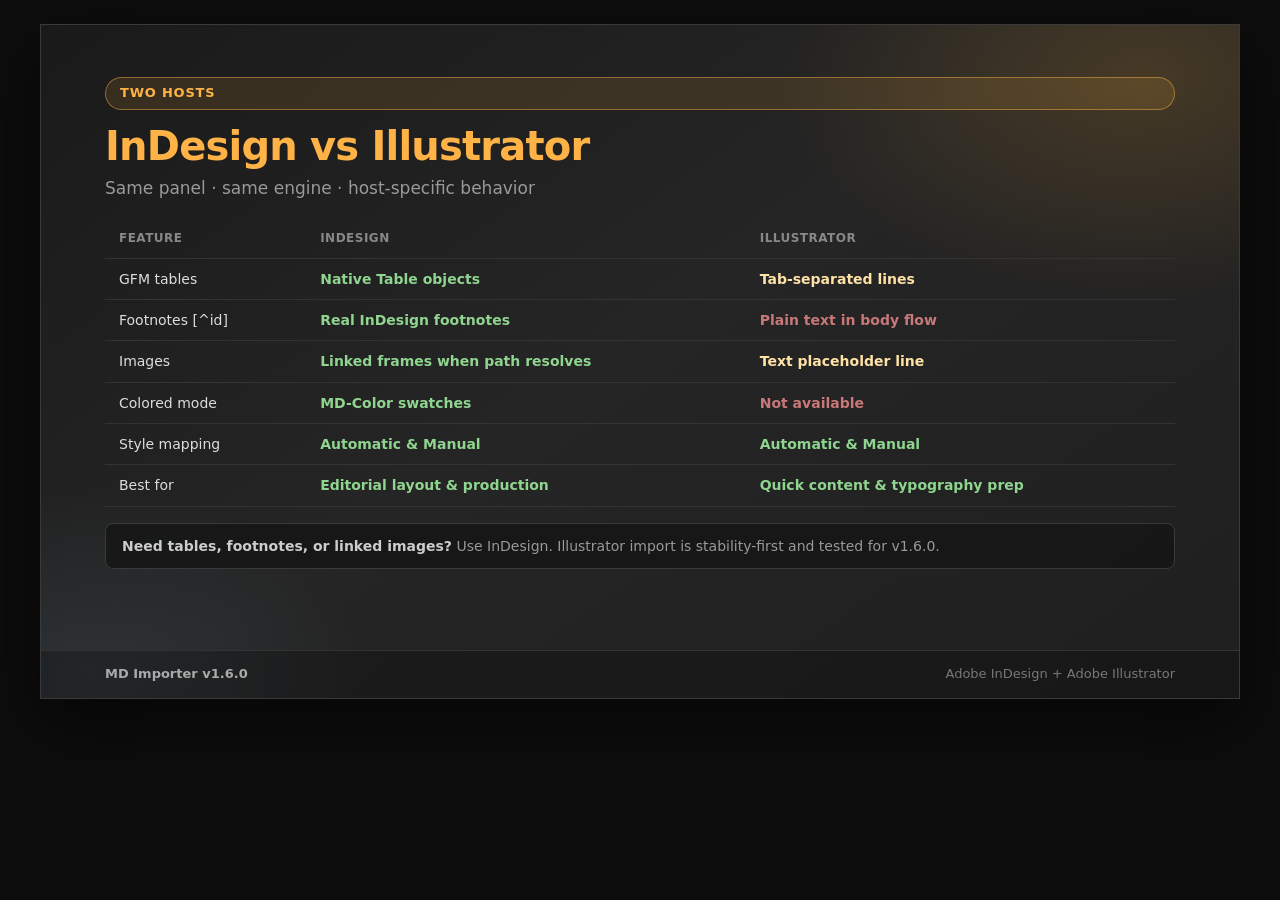
<file: release/payhip/promo/promo-05-indesign-ai.html>
<!doctype html>
<html lang="en">
<head>
  <meta charset="utf-8">
  <meta name="viewport" content="width=1200">
  <title>MD Importer — InDesign vs Illustrator</title>
  <link rel="stylesheet" href="promo-base.css">
</head>
<body>
  <div class="canvas">
    <div class="slide-inner">
      <p class="badge">Two hosts</p>
      <h2>InDesign vs Illustrator</h2>
      <p class="subtitle">Same panel · same engine · host-specific behavior</p>

      <table class="compare-table">
        <thead>
          <tr>
            <th>Feature</th>
            <th>InDesign</th>
            <th>Illustrator</th>
          </tr>
        </thead>
        <tbody>
          <tr>
            <td>GFM tables</td>
            <td class="yes">Native Table objects</td>
            <td class="partial">Tab-separated lines</td>
          </tr>
          <tr>
            <td>Footnotes [^id]</td>
            <td class="yes">Real InDesign footnotes</td>
            <td class="no">Plain text in body flow</td>
          </tr>
          <tr>
            <td>Images</td>
            <td class="yes">Linked frames when path resolves</td>
            <td class="partial">Text placeholder line</td>
          </tr>
          <tr>
            <td>Colored mode</td>
            <td class="yes">MD-Color swatches</td>
            <td class="no">Not available</td>
          </tr>
          <tr>
            <td>Style mapping</td>
            <td class="yes">Automatic &amp; Manual</td>
            <td class="yes">Automatic &amp; Manual</td>
          </tr>
          <tr>
            <td>Best for</td>
            <td class="yes">Editorial layout &amp; production</td>
            <td class="yes">Quick content &amp; typography prep</td>
          </tr>
        </tbody>
      </table>

      <p class="note"><strong>Need tables, footnotes, or linked images?</strong> Use InDesign. Illustrator import is stability-first and tested for v1.6.0.</p>
    </div>
    <div class="footer-bar">
      <strong>MD Importer v1.6.0</strong>
      <span>Adobe InDesign + Adobe Illustrator</span>
    </div>
  </div>
</body>
</html>
</file>
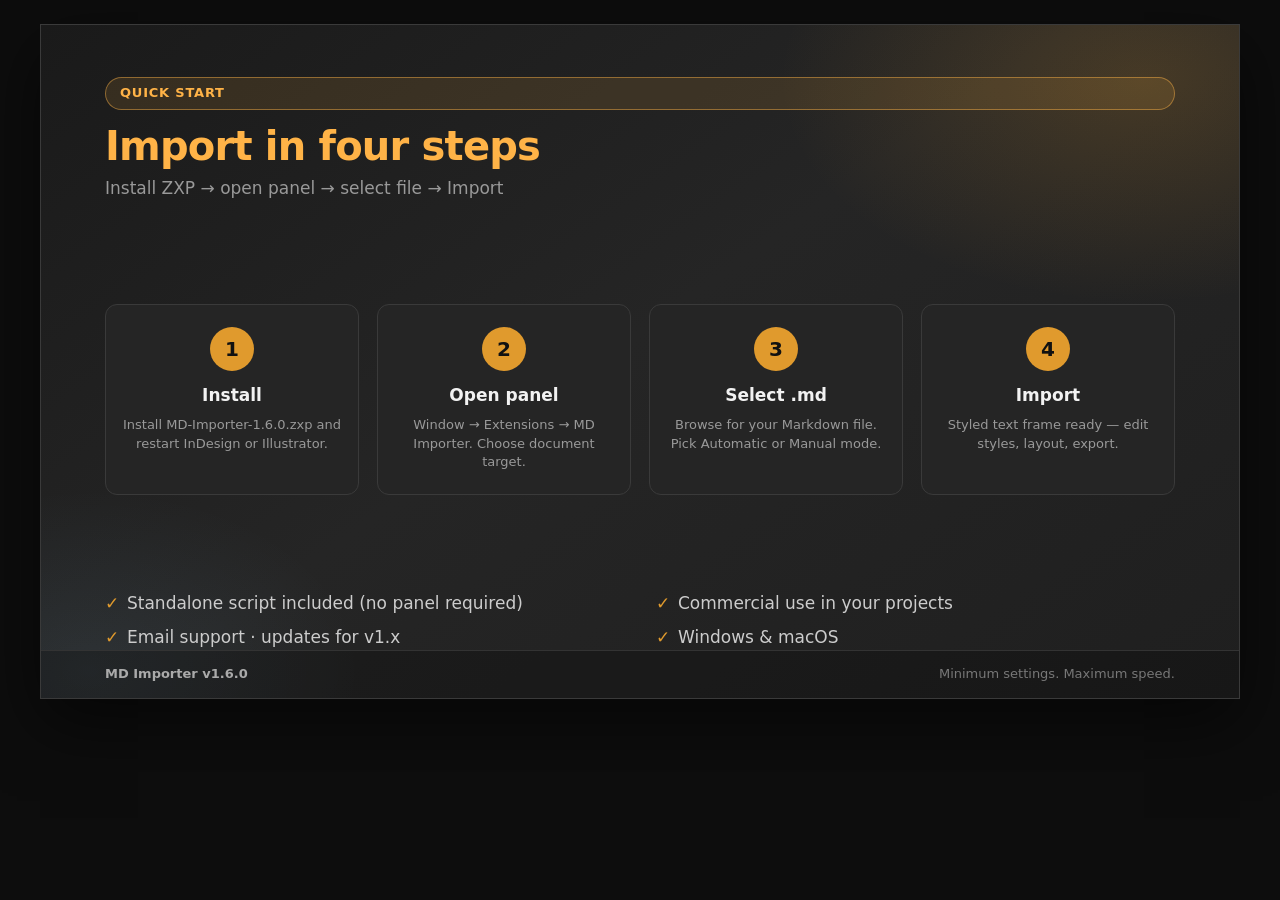
<file: release/payhip/promo/promo-06-workflow.html>
<!doctype html>
<html lang="en">
<head>
  <meta charset="utf-8">
  <meta name="viewport" content="width=1200">
  <title>MD Importer — Quick Start</title>
  <link rel="stylesheet" href="promo-base.css">
</head>
<body>
  <div class="canvas">
    <div class="slide-inner">
      <p class="badge">Quick start</p>
      <h2>Import in four steps</h2>
      <p class="subtitle">Install ZXP → open panel → select file → Import</p>

      <div class="steps">
        <div class="step">
          <div class="step-num">1</div>
          <h3>Install</h3>
          <p>Install MD-Importer-1.6.0.zxp and restart InDesign or Illustrator.</p>
        </div>
        <div class="step">
          <div class="step-num">2</div>
          <h3>Open panel</h3>
          <p>Window → Extensions → MD Importer. Choose document target.</p>
        </div>
        <div class="step">
          <div class="step-num">3</div>
          <h3>Select .md</h3>
          <p>Browse for your Markdown file. Pick Automatic or Manual mode.</p>
        </div>
        <div class="step">
          <div class="step-num">4</div>
          <h3>Import</h3>
          <p>Styled text frame ready — edit styles, layout, export.</p>
        </div>
      </div>

      <ul class="big-list">
        <li>Standalone script included (no panel required)</li>
        <li>Commercial use in your projects</li>
        <li>Email support · updates for v1.x</li>
        <li>Windows &amp; macOS</li>
      </ul>
    </div>
    <div class="footer-bar">
      <strong>MD Importer v1.6.0</strong>
      <span>Minimum settings. Maximum speed.</span>
    </div>
  </div>
</body>
</html>
</file>
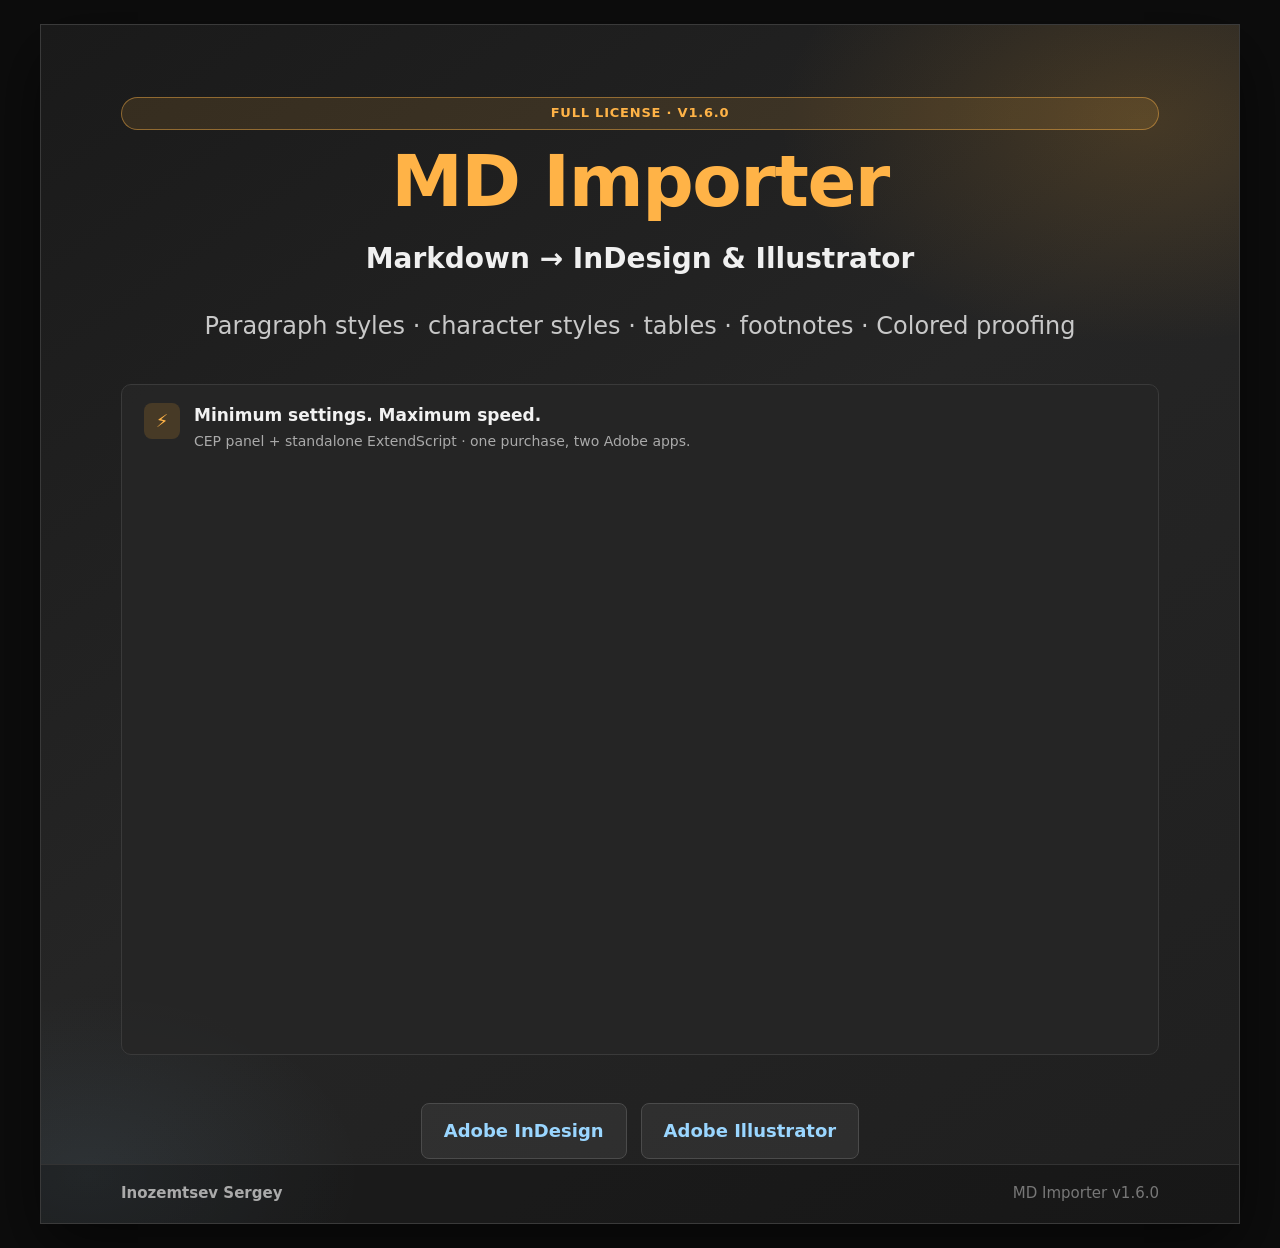
<file: release/payhip/promo/promo-07-square.html>
<!doctype html>
<html lang="en">
<head>
  <meta charset="utf-8">
  <meta name="viewport" content="width=1200">
  <title>MD Importer — Square Cover</title>
  <link rel="stylesheet" href="promo-base.css">
  <style>
    .canvas { width: 1200px; height: 1200px; }
    .slide-inner { padding: 72px 80px 64px; justify-content: center; text-align: center; }
    h1 { font-size: 72px; }
    .tagline { font-size: 28px; margin-top: 20px; }
    .lead { font-size: 24px; max-width: 900px; margin: 28px auto 0; }
    .hosts { justify-content: center; margin-top: 48px; }
    .host-pill { font-size: 18px; padding: 14px 22px; }
    .footer-bar { padding: 18px 80px; font-size: 15px; }
    .feature-grid { grid-template-columns: 1fr; gap: 14px; margin-top: 40px; text-align: left; }
    .feature-item { padding: 18px 22px; }
  </style>
</head>
<body>
  <div class="canvas">
    <div class="slide-inner">
      <p class="badge">Full license · v1.6.0</p>
      <h1>MD Importer</h1>
      <p class="tagline">Markdown → InDesign &amp; Illustrator</p>
      <p class="lead">Paragraph styles · character styles · tables · footnotes · Colored proofing</p>

      <div class="feature-grid">
        <div class="feature-item">
          <div class="feature-icon">⚡</div>
          <div>
            <h3>Minimum settings. Maximum speed.</h3>
            <p>CEP panel + standalone ExtendScript · one purchase, two Adobe apps.</p>
          </div>
        </div>
      </div>

      <div class="hosts">
        <div class="host-pill">Adobe InDesign</div>
        <div class="host-pill">Adobe Illustrator</div>
      </div>
    </div>
    <div class="footer-bar">
      <strong>Inozemtsev Sergey</strong>
      <span>MD Importer v1.6.0</span>
    </div>
  </div>
</body>
</html>
</file>
<file: docs/style.css>
* { box-sizing: border-box; }

body {
  margin: 0;
  font: 16px/1.55 "Segoe UI", system-ui, sans-serif;
  color: #1a1a1a;
  background: #f4f4f6;
}

a { color: #0b5cab; }

.hero {
  background: linear-gradient(135deg, #1e2a3a 0%, #2d4a6a 100%);
  color: #fff;
  padding: 48px 24px 40px;
  text-align: center;
}

.hero .badge {
  display: inline-block;
  margin: 0 0 12px;
  padding: 4px 10px;
  border-radius: 999px;
  background: rgba(255, 179, 71, 0.25);
  color: #ffb347;
  font-size: 12px;
  font-weight: 700;
}

.hero h1 { margin: 0; font-size: 2.4rem; color: #ffb347; }
.tagline { margin: 8px 0; opacity: 0.9; font-weight: 600; }
.lead { max-width: 640px; margin: 16px auto 24px; opacity: 0.92; }

.hero-nav {
  display: flex;
  flex-wrap: wrap;
  gap: 10px;
  justify-content: center;
}

main {
  max-width: 720px;
  margin: 0 auto;
  padding: 24px 16px 48px;
}

.card {
  background: #fff;
  border-radius: 12px;
  padding: 24px;
  margin-bottom: 20px;
  box-shadow: 0 2px 12px rgba(0, 0, 0, 0.06);
}

.card.highlight {
  border: 2px solid #e09a2d;
}

.card h2 { margin-top: 0; color: #1e2a3a; }
.card h3 { font-size: 1rem; margin: 20px 0 8px; }

.note {
  font-size: 0.9rem;
  color: #555;
  background: #f8f8fa;
  padding: 12px;
  border-radius: 8px;
}

.btn {
  display: inline-block;
  padding: 10px 18px;
  border-radius: 8px;
  font-weight: 600;
  text-decoration: none;
  border: none;
  cursor: pointer;
  font-size: 15px;
}

.btn.primary { background: #e09a2d; color: #111; }
.btn.secondary { background: #2d4a6a; color: #fff; }
.btn.ghost { background: transparent; color: #fff; border: 1px solid rgba(255,255,255,0.5); }
.btn.large { padding: 14px 28px; font-size: 17px; width: 100%; max-width: 320px; }

.paypal-form { text-align: center; margin: 20px 0; }

.buy-actions { text-align: center; margin: 20px 0; }

footer {
  text-align: center;
  padding: 24px;
  font-size: 0.9rem;
  color: #666;
}

.thanks { margin-top: 48px; text-align: center; }

code {
  background: #eee;
  padding: 2px 6px;
  border-radius: 4px;
  font-size: 0.9em;
}

ul { padding-left: 1.2em; }

.video-wrap {
  position: relative;
  width: 100%;
  padding-bottom: 56.25%;
  height: 0;
  overflow: hidden;
  border-radius: 8px;
  background: #111;
}

.video-wrap iframe {
  position: absolute;
  top: 0;
  left: 0;
  width: 100%;
  height: 100%;
  border: 0;
}
</file>
<file: storefront/style.css>
* { box-sizing: border-box; }

body {
  margin: 0;
  font: 16px/1.55 "Segoe UI", system-ui, sans-serif;
  color: #1a1a1a;
  background: #f4f4f6;
}

a { color: #0b5cab; }

.hero {
  background: linear-gradient(135deg, #1e2a3a 0%, #2d4a6a 100%);
  color: #fff;
  padding: 48px 24px 40px;
  text-align: center;
}

.hero .badge {
  display: inline-block;
  margin: 0 0 12px;
  padding: 4px 10px;
  border-radius: 999px;
  background: rgba(255, 179, 71, 0.25);
  color: #ffb347;
  font-size: 12px;
  font-weight: 700;
}

.hero h1 { margin: 0; font-size: 2.4rem; color: #ffb347; }
.tagline { margin: 8px 0; opacity: 0.9; font-weight: 600; }
.lead { max-width: 640px; margin: 16px auto 24px; opacity: 0.92; }

.hero-nav {
  display: flex;
  flex-wrap: wrap;
  gap: 10px;
  justify-content: center;
}

main {
  max-width: 720px;
  margin: 0 auto;
  padding: 24px 16px 48px;
}

.card {
  background: #fff;
  border-radius: 12px;
  padding: 24px;
  margin-bottom: 20px;
  box-shadow: 0 2px 12px rgba(0, 0, 0, 0.06);
}

.card.highlight {
  border: 2px solid #e09a2d;
}

.card h2 { margin-top: 0; color: #1e2a3a; }
.card h3 { font-size: 1rem; margin: 20px 0 8px; }

.note {
  font-size: 0.9rem;
  color: #555;
  background: #f8f8fa;
  padding: 12px;
  border-radius: 8px;
}

.btn {
  display: inline-block;
  padding: 10px 18px;
  border-radius: 8px;
  font-weight: 600;
  text-decoration: none;
  border: none;
  cursor: pointer;
  font-size: 15px;
}

.btn.primary { background: #e09a2d; color: #111; }
.btn.secondary { background: #2d4a6a; color: #fff; }
.btn.ghost { background: transparent; color: #fff; border: 1px solid rgba(255,255,255,0.5); }
.btn.large { padding: 14px 28px; font-size: 17px; width: 100%; max-width: 320px; }

.paypal-form { text-align: center; margin: 20px 0; }

footer {
  text-align: center;
  padding: 24px;
  font-size: 0.9rem;
  color: #666;
}

.thanks { margin-top: 48px; text-align: center; }

code {
  background: #eee;
  padding: 2px 6px;
  border-radius: 4px;
  font-size: 0.9em;
}

ul { padding-left: 1.2em; }
</file>
<file: style.css>
* { box-sizing: border-box; }

body {
  margin: 0;
  font: 16px/1.55 "Segoe UI", system-ui, sans-serif;
  color: #1a1a1a;
  background: #f4f4f6;
}

a { color: #0b5cab; }

.hero {
  background: linear-gradient(135deg, #1e2a3a 0%, #2d4a6a 100%);
  color: #fff;
  padding: 48px 24px 40px;
  text-align: center;
}

.hero .badge {
  display: inline-block;
  margin: 0 0 12px;
  padding: 4px 10px;
  border-radius: 999px;
  background: rgba(255, 179, 71, 0.25);
  color: #ffb347;
  font-size: 12px;
  font-weight: 700;
}

.hero h1 { margin: 0; font-size: 2.4rem; color: #ffb347; }
.tagline { margin: 8px 0; opacity: 0.9; font-weight: 600; }
.lead { max-width: 640px; margin: 16px auto 24px; opacity: 0.92; }

.hero-nav {
  display: flex;
  flex-wrap: wrap;
  gap: 10px;
  justify-content: center;
}

main {
  max-width: 720px;
  margin: 0 auto;
  padding: 24px 16px 48px;
}

.card {
  background: #fff;
  border-radius: 12px;
  padding: 24px;
  margin-bottom: 20px;
  box-shadow: 0 2px 12px rgba(0, 0, 0, 0.06);
}

.card.highlight {
  border: 2px solid #e09a2d;
}

.card h2 { margin-top: 0; color: #1e2a3a; }
.card h3 { font-size: 1rem; margin: 20px 0 8px; }

.note {
  font-size: 0.9rem;
  color: #555;
  background: #f8f8fa;
  padding: 12px;
  border-radius: 8px;
}

.btn {
  display: inline-block;
  padding: 10px 18px;
  border-radius: 8px;
  font-weight: 600;
  text-decoration: none;
  border: none;
  cursor: pointer;
  font-size: 15px;
}

.btn.primary { background: #e09a2d; color: #111; }
.btn.secondary { background: #2d4a6a; color: #fff; }
.btn.ghost { background: transparent; color: #fff; border: 1px solid rgba(255,255,255,0.5); }
.btn.large { padding: 14px 28px; font-size: 17px; width: 100%; max-width: 320px; }

.paypal-form { text-align: center; margin: 20px 0; }

footer {
  text-align: center;
  padding: 24px;
  font-size: 0.9rem;
  color: #666;
}

.thanks { margin-top: 48px; text-align: center; }

code {
  background: #eee;
  padding: 2px 6px;
  border-radius: 4px;
  font-size: 0.9em;
}

ul { padding-left: 1.2em; }
</file>
<file: release/payhip/promo/promo-base.css>
/* MD Importer — promo slides for PNG export (1200×675) */
* { box-sizing: border-box; }

html, body {
  margin: 0;
  padding: 0;
}

body {
  min-height: 100vh;
  display: flex;
  align-items: flex-start;
  justify-content: center;
  padding: 24px;
  background: #0d0d0d;
  font: 16px/1.45 "Segoe UI", system-ui, -apple-system, sans-serif;
  color: #e7e7e7;
}

.canvas {
  width: 1200px;
  height: 675px;
  position: relative;
  overflow: hidden;
  border-radius: 0;
  background: linear-gradient(145deg, #1a1a1a 0%, #252525 48%, #1f1f1f 100%);
  border: 1px solid #3a3a3a;
  box-shadow: 0 24px 64px rgba(0, 0, 0, 0.55);
}

.canvas::before {
  content: "";
  position: absolute;
  inset: 0;
  background:
    radial-gradient(ellipse 520px 320px at 92% 8%, rgba(224, 154, 45, 0.18), transparent 70%),
    radial-gradient(ellipse 420px 280px at 4% 96%, rgba(154, 214, 255, 0.08), transparent 65%);
  pointer-events: none;
}

.slide-inner {
  position: relative;
  z-index: 1;
  height: 100%;
  padding: 52px 64px 48px;
  display: flex;
  flex-direction: column;
}

.badge {
  display: inline-block;
  margin: 0 0 14px;
  padding: 6px 14px;
  border-radius: 999px;
  border: 1px solid rgba(255, 179, 71, 0.45);
  background: rgba(255, 179, 71, 0.12);
  color: #ffb347;
  font-size: 13px;
  font-weight: 700;
  letter-spacing: 0.06em;
  text-transform: uppercase;
}

h1 {
  margin: 0;
  font-size: 54px;
  line-height: 1.05;
  font-weight: 800;
  color: #ffb347;
  letter-spacing: -0.02em;
}

h2 {
  margin: 0 0 8px;
  font-size: 40px;
  line-height: 1.1;
  font-weight: 800;
  color: #ffb347;
  letter-spacing: -0.02em;
}

.tagline {
  margin: 12px 0 0;
  font-size: 22px;
  font-weight: 600;
  color: #f0f0f0;
}

.lead {
  margin: 18px 0 0;
  max-width: 820px;
  font-size: 20px;
  line-height: 1.5;
  color: #c8c8c8;
}

.lead strong { color: #fff; }

.hosts {
  display: flex;
  gap: 14px;
  margin-top: auto;
  flex-wrap: wrap;
}

.host-pill {
  padding: 10px 18px;
  border-radius: 8px;
  border: 1px solid #4b4b4b;
  background: rgba(255, 255, 255, 0.06);
  font-size: 15px;
  font-weight: 600;
  color: #9ad6ff;
}

.host-pill span {
  color: #888;
  font-weight: 500;
}

.footer-bar {
  position: absolute;
  left: 0;
  right: 0;
  bottom: 0;
  display: flex;
  align-items: center;
  justify-content: space-between;
  padding: 14px 64px;
  border-top: 1px solid #333;
  background: rgba(0, 0, 0, 0.25);
  font-size: 13px;
  color: #777;
}

.footer-bar strong { color: #aaa; }

.feature-grid {
  display: grid;
  grid-template-columns: repeat(2, 1fr);
  gap: 16px 24px;
  margin-top: 28px;
  flex: 1;
}

.feature-item {
  display: flex;
  gap: 14px;
  align-items: flex-start;
  padding: 16px 18px;
  border: 1px solid #3a3a3a;
  border-radius: 10px;
  background: rgba(38, 38, 38, 0.85);
}

.feature-icon {
  flex-shrink: 0;
  width: 36px;
  height: 36px;
  border-radius: 8px;
  display: flex;
  align-items: center;
  justify-content: center;
  background: rgba(224, 154, 45, 0.18);
  color: #ffb347;
  font-size: 18px;
  font-weight: 800;
}

.feature-item h3 {
  margin: 0 0 4px;
  font-size: 17px;
  font-weight: 700;
  color: #f2f2f2;
}

.feature-item p {
  margin: 0;
  font-size: 14px;
  line-height: 1.4;
  color: #aaa;
}

.two-col {
  display: grid;
  grid-template-columns: 1fr 1fr;
  gap: 28px;
  margin-top: 24px;
  flex: 1;
}

.col-card {
  border: 1px solid #3a3a3a;
  border-radius: 12px;
  background: rgba(38, 38, 38, 0.9);
  padding: 22px 24px;
  display: flex;
  flex-direction: column;
}

.col-card h3 {
  margin: 0 0 12px;
  font-size: 20px;
  color: #ffb347;
}

.col-card ul {
  margin: 0;
  padding: 0 0 0 18px;
  flex: 1;
}

.col-card li {
  margin-bottom: 8px;
  font-size: 15px;
  line-height: 1.4;
  color: #ccc;
}

.col-card li:last-child { margin-bottom: 0; }

.col-card.highlight {
  border-color: rgba(224, 154, 45, 0.55);
  background: linear-gradient(180deg, rgba(224, 154, 45, 0.1) 0%, rgba(38, 38, 38, 0.95) 40%);
}

.col-card.muted h3 { color: #9ad6ff; }

.note {
  margin-top: 16px;
  padding: 12px 16px;
  border-radius: 8px;
  border: 1px solid #3a3a3a;
  background: rgba(21, 21, 21, 0.8);
  font-size: 14px;
  color: #999;
}

.note strong { color: #ccc; }

.md-grid {
  display: grid;
  grid-template-columns: repeat(3, 1fr);
  gap: 14px;
  margin-top: 26px;
  flex: 1;
}

.md-chip {
  padding: 14px 16px;
  border-radius: 10px;
  border: 1px solid #3a3a3a;
  background: #262626;
}

.md-chip code {
  display: block;
  margin-bottom: 8px;
  font: 13px/1.3 Consolas, "Courier New", monospace;
  color: #ffb347;
  word-break: break-all;
}

.md-chip span {
  font-size: 14px;
  color: #aaa;
}

.steps {
  display: grid;
  grid-template-columns: repeat(4, 1fr);
  gap: 18px;
  margin-top: 32px;
  flex: 1;
  align-content: center;
}

.step {
  text-align: center;
  padding: 22px 16px;
  border: 1px solid #3a3a3a;
  border-radius: 12px;
  background: rgba(38, 38, 38, 0.85);
}

.step-num {
  display: inline-flex;
  align-items: center;
  justify-content: center;
  width: 44px;
  height: 44px;
  margin-bottom: 12px;
  border-radius: 50%;
  background: #e09a2d;
  color: #111;
  font-size: 20px;
  font-weight: 800;
}

.step h3 {
  margin: 0 0 8px;
  font-size: 17px;
  color: #f2f2f2;
}

.step p {
  margin: 0;
  font-size: 13px;
  line-height: 1.45;
  color: #999;
}

.compare-table {
  width: 100%;
  margin-top: 20px;
  border-collapse: collapse;
  font-size: 14px;
}

.compare-table th,
.compare-table td {
  padding: 10px 14px;
  border-bottom: 1px solid #333;
  text-align: left;
}

.compare-table th {
  color: #888;
  font-weight: 600;
  font-size: 12px;
  text-transform: uppercase;
  letter-spacing: 0.04em;
}

.compare-table td:first-child { color: #ddd; }
.compare-table .yes { color: #8fd48f; font-weight: 600; }
.compare-table .partial { color: #ffe2a6; font-weight: 600; }
.compare-table .no { color: #c87878; font-weight: 600; }

.subtitle {
  margin: 0;
  font-size: 17px;
  color: #999;
}

.center-hero {
  justify-content: center;
  text-align: center;
  align-items: center;
}

.center-hero .lead {
  margin-left: auto;
  margin-right: auto;
}

.center-hero .hosts {
  justify-content: center;
  margin-top: 36px;
}

.big-list {
  margin: 24px 0 0;
  padding: 0;
  list-style: none;
  display: grid;
  grid-template-columns: repeat(2, 1fr);
  gap: 10px 32px;
}

.big-list li {
  position: relative;
  padding-left: 22px;
  font-size: 17px;
  color: #ccc;
}

.big-list li::before {
  content: "✓";
  position: absolute;
  left: 0;
  color: #e09a2d;
  font-weight: 700;
}
</file>
